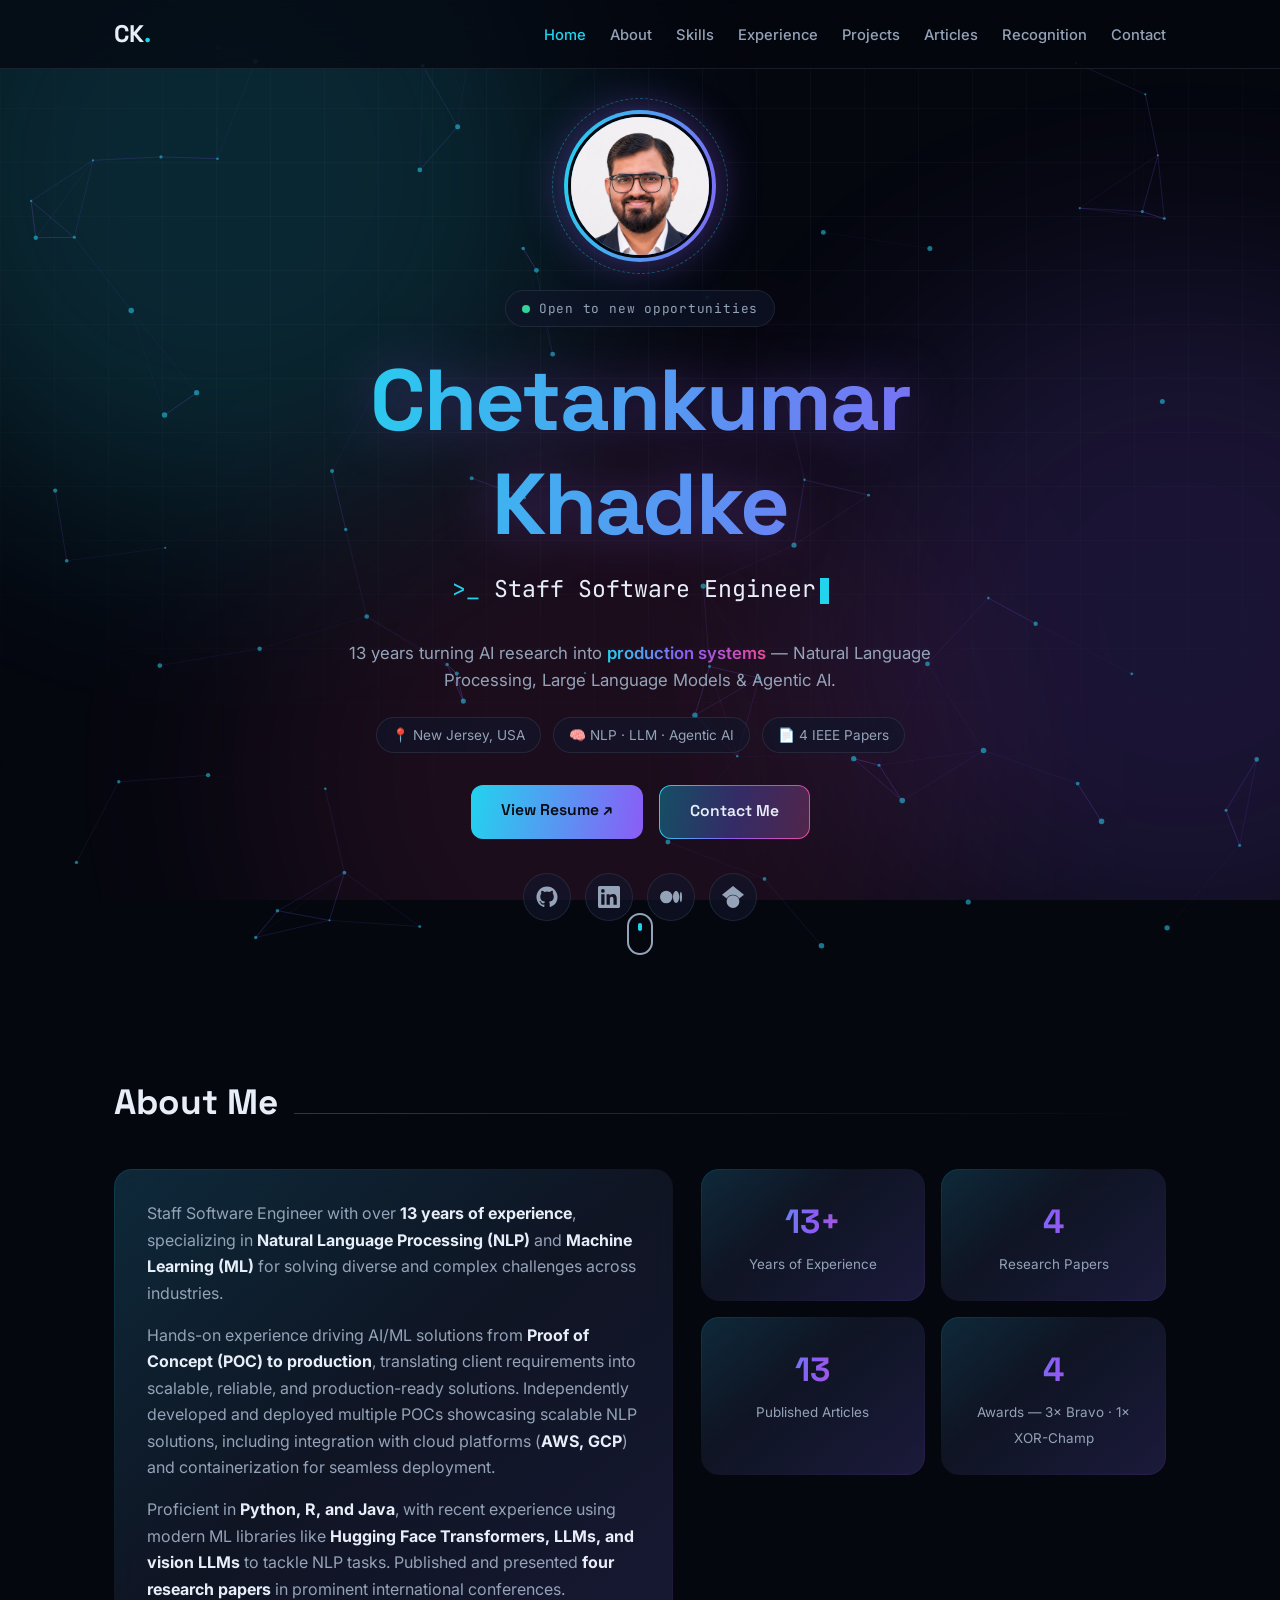
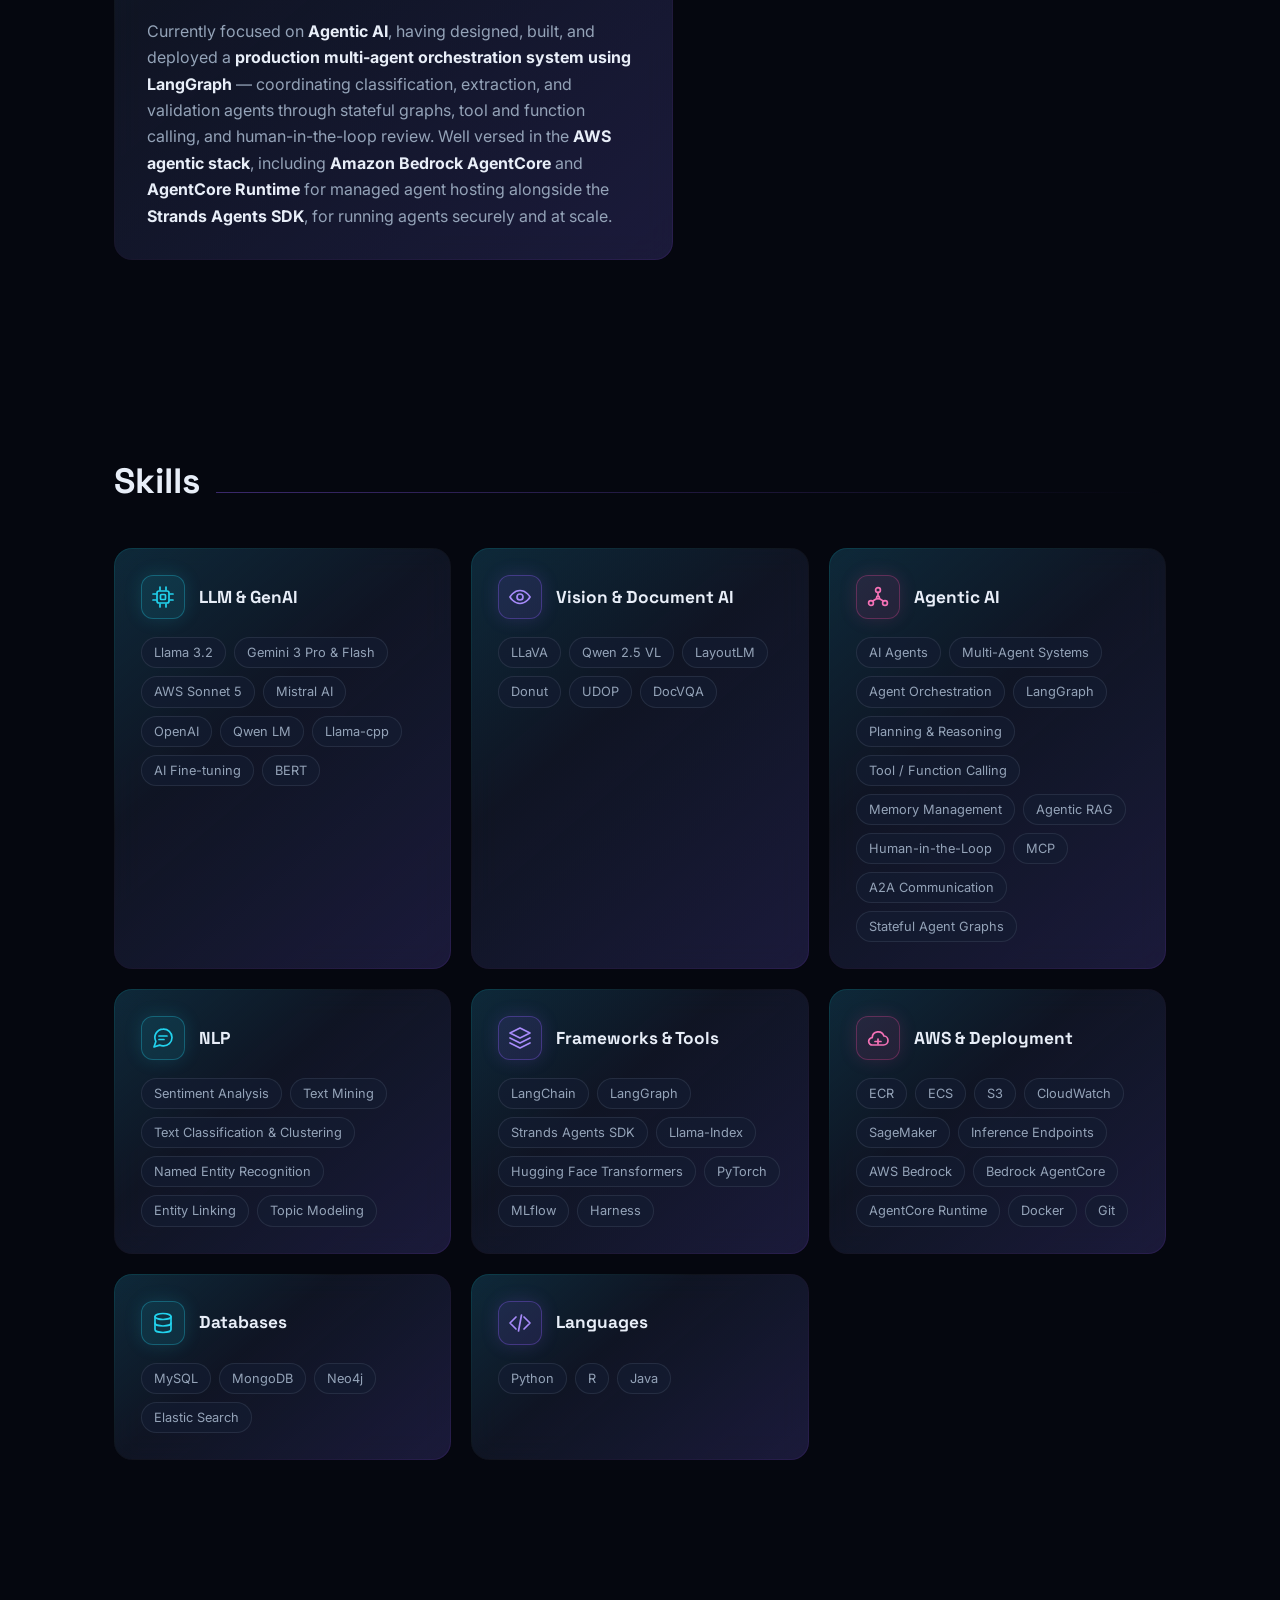
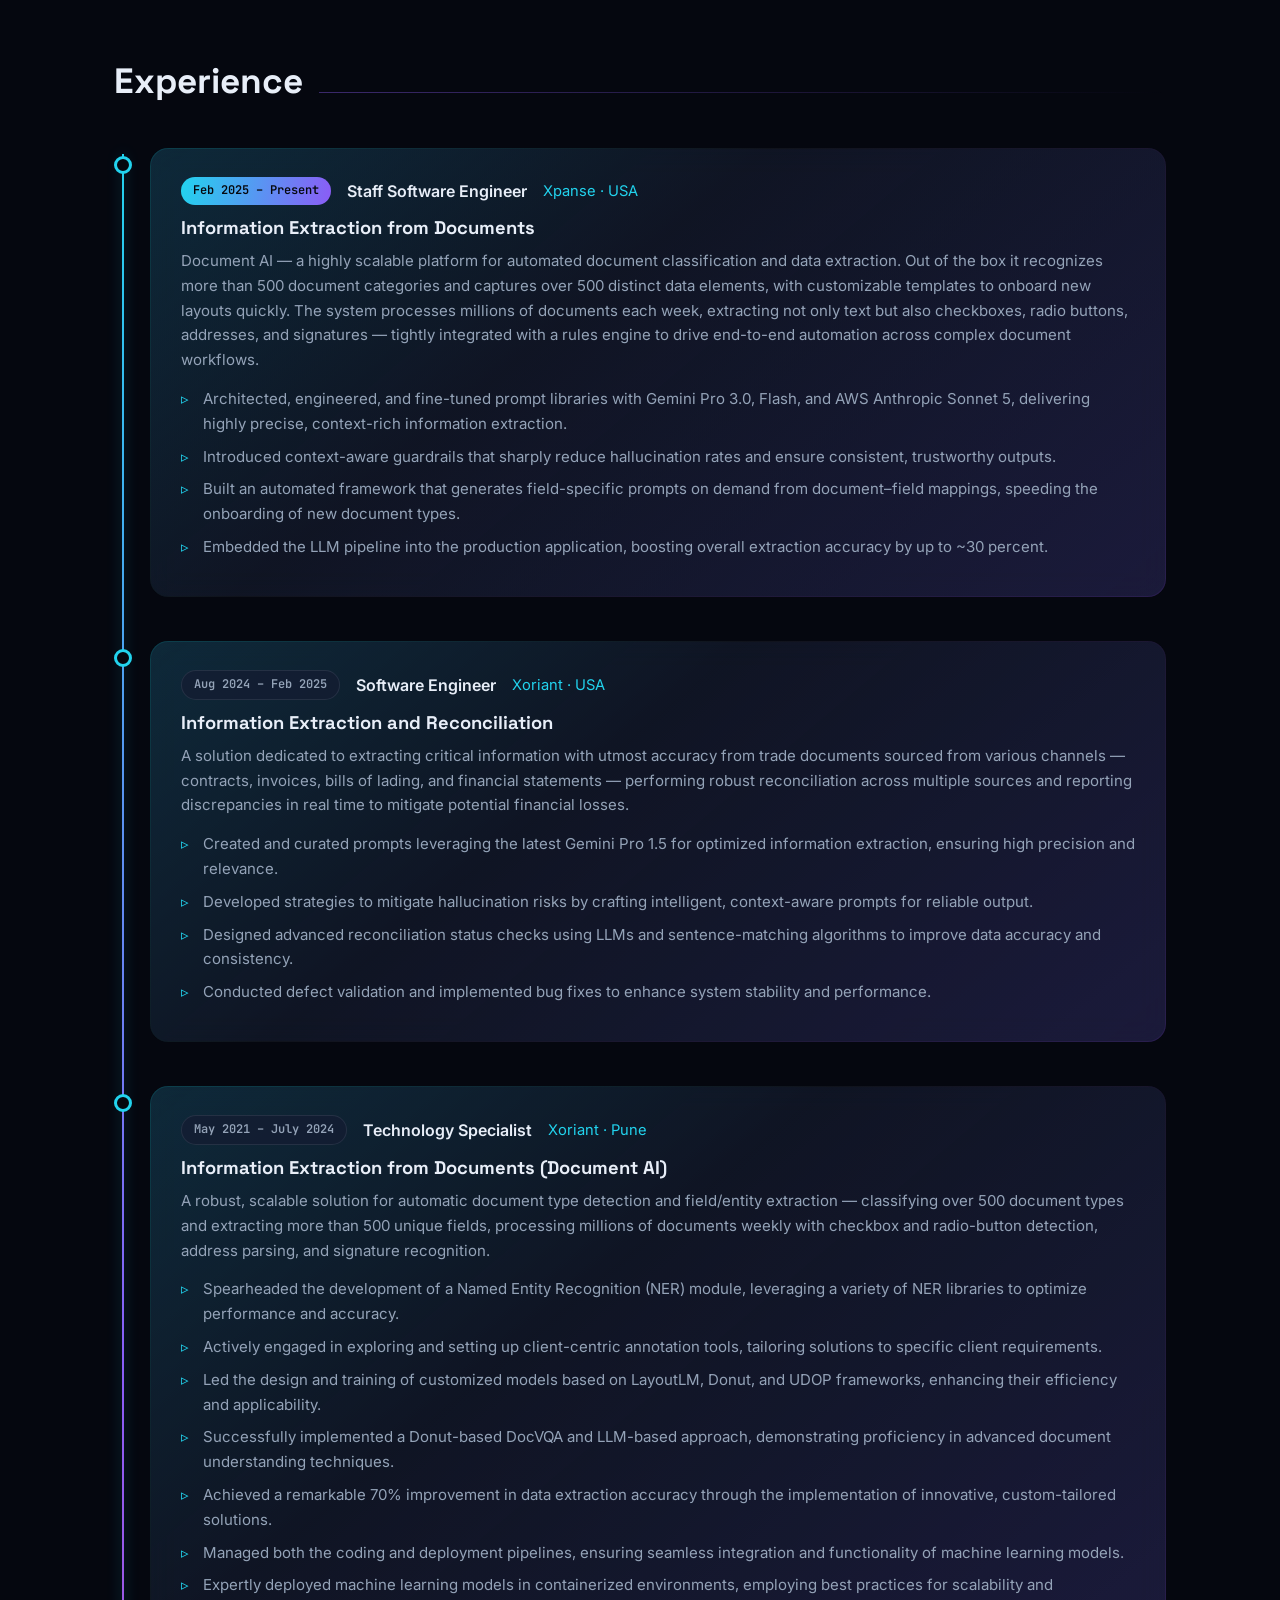
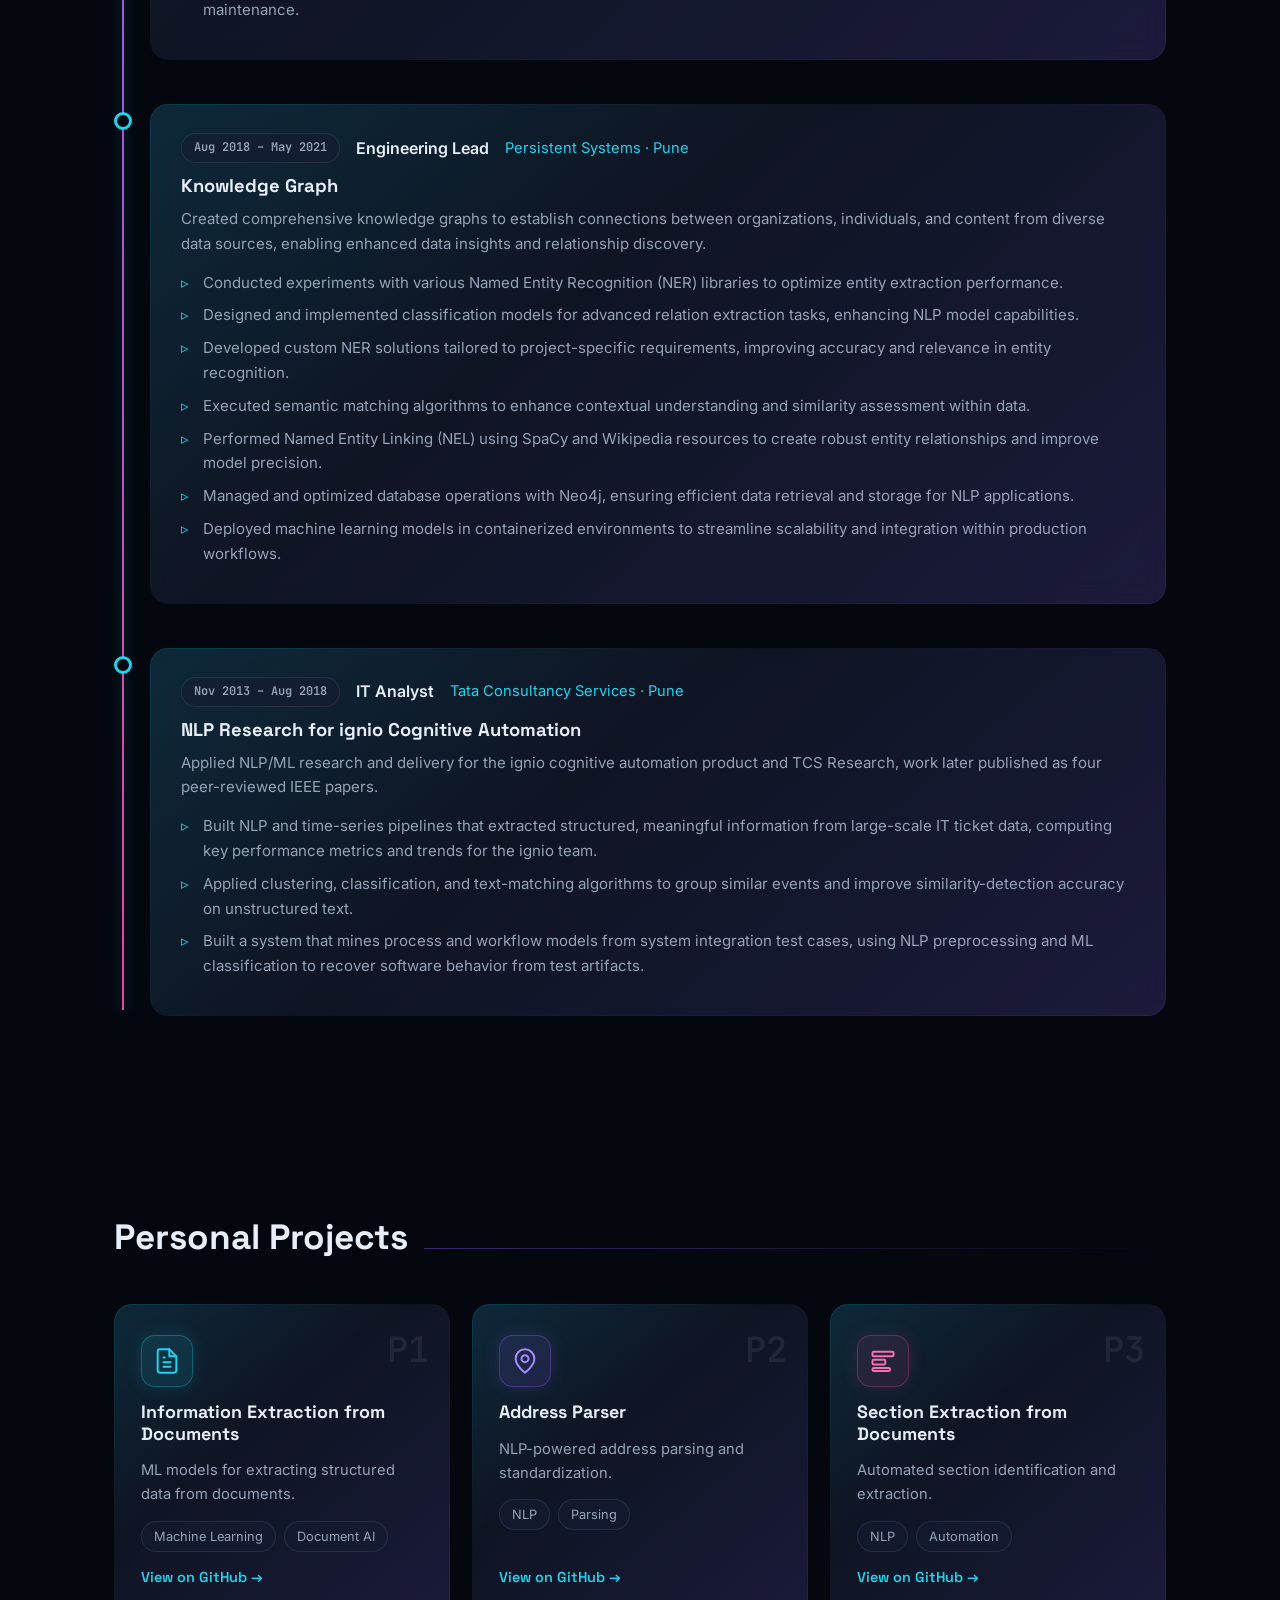
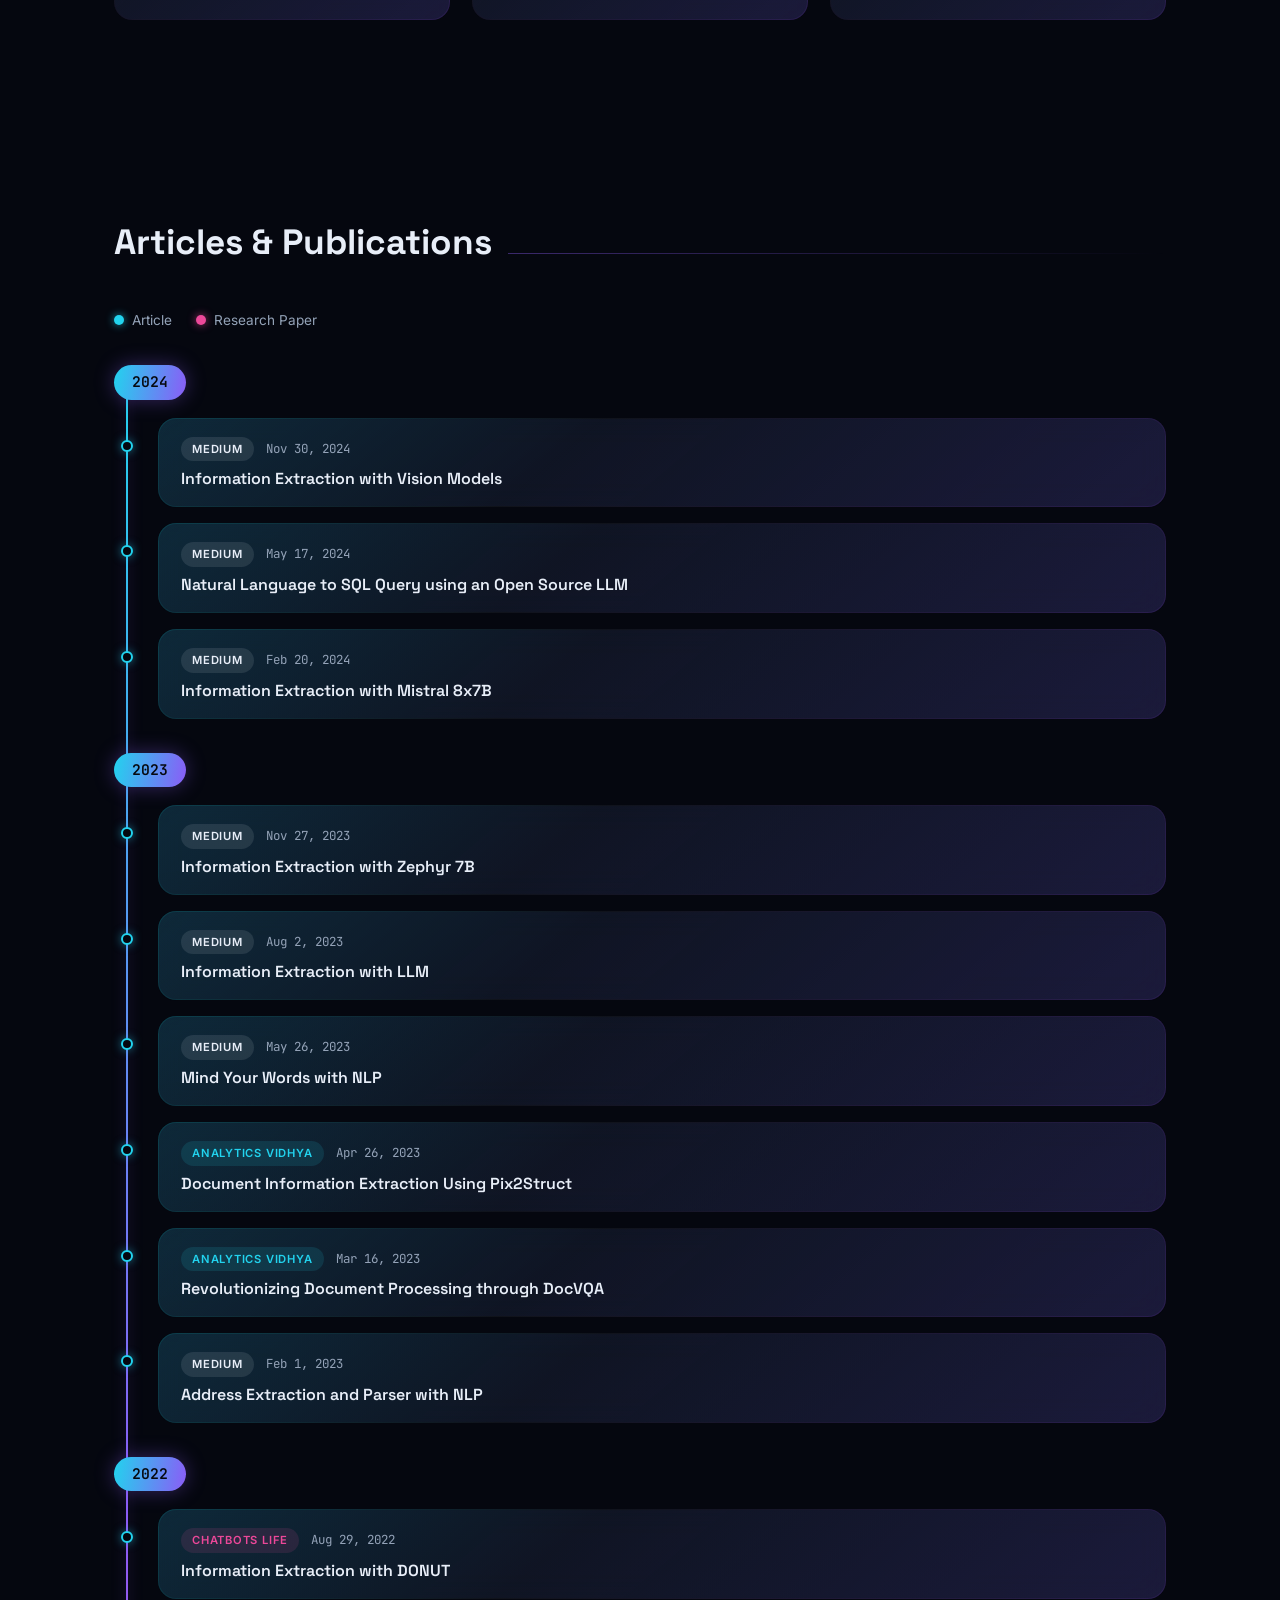
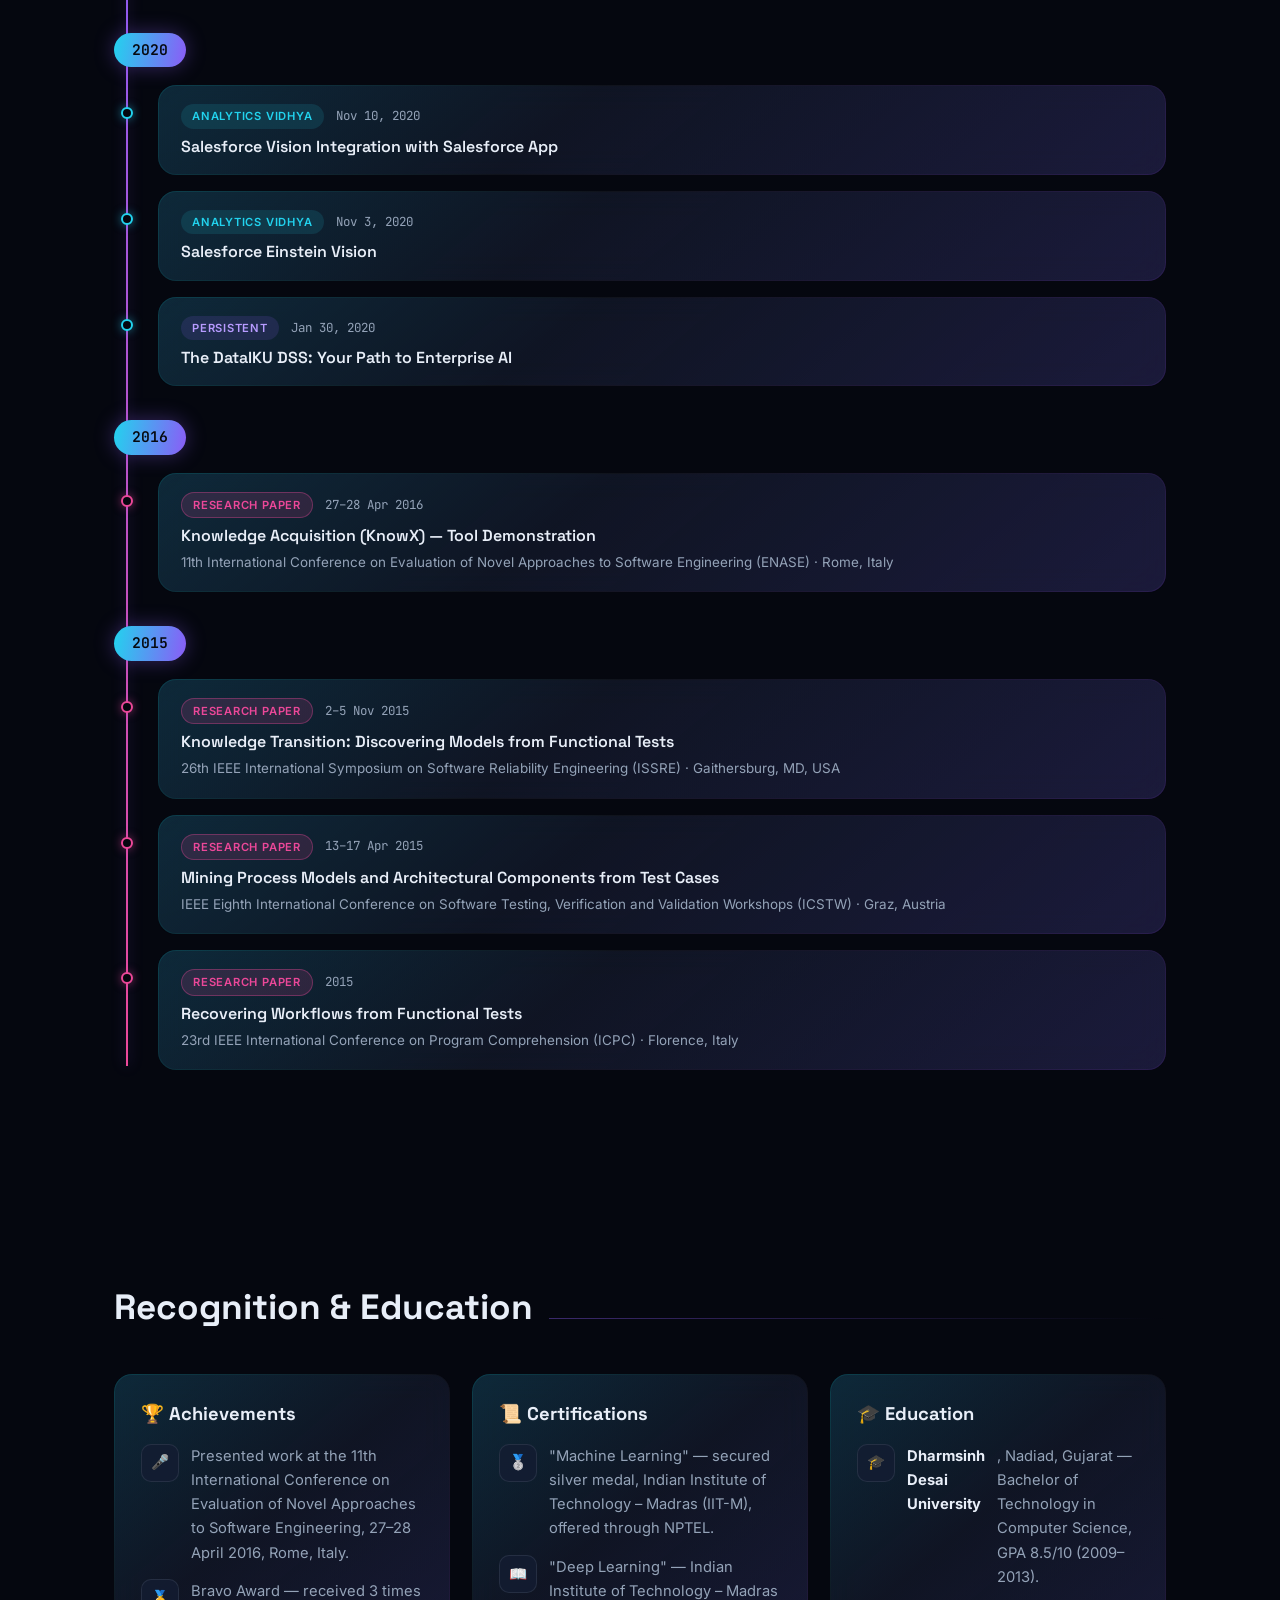
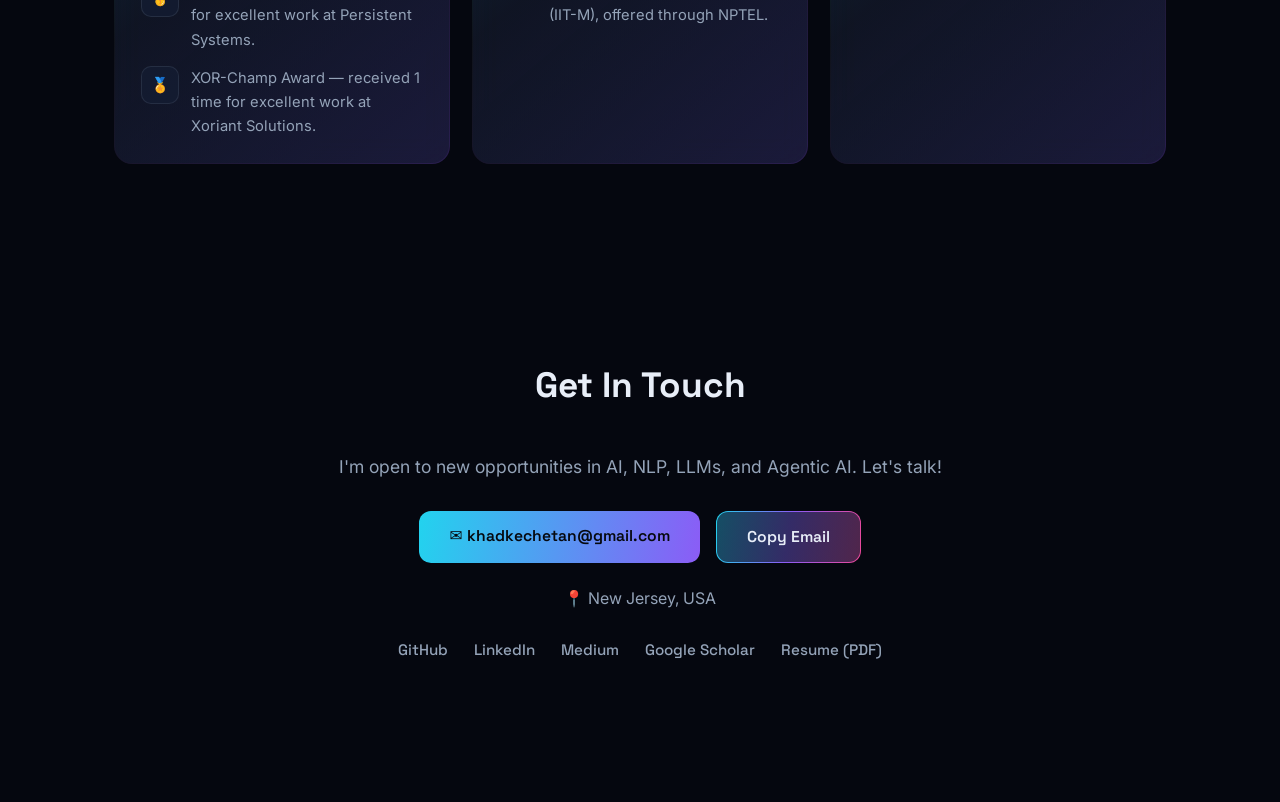
<file: docs/index.html>
<!DOCTYPE html>
<html lang="en">
<head>
  <meta charset="UTF-8" />
  <meta name="viewport" content="width=device-width, initial-scale=1.0" />
  <title>Chetankumar Khadke — Staff Software Engineer | NLP · LLM · Agentic AI</title>
  <meta name="description" content="Chetankumar Khadke — Staff Software Engineer with 13 years of experience in NLP, Large Language Models, Agentic AI and Machine Learning. Based in New Jersey, USA." />
  <meta name="theme-color" content="#05070f" />
  <meta property="og:title" content="Chetankumar Khadke — Staff Software Engineer" />
  <meta property="og:description" content="13 years in NLP, LLMs, Agentic AI and Machine Learning — from POC to production." />
  <meta property="og:type" content="website" />
  <meta property="og:url" content="https://khadkechetan.github.io/khadkechetan/" />
  <link rel="icon" href="assets/favicon.svg" type="image/svg+xml" />
  <link rel="preconnect" href="https://fonts.googleapis.com" />
  <link rel="preconnect" href="https://fonts.gstatic.com" crossorigin />
  <link href="https://fonts.googleapis.com/css2?family=Space+Grotesk:wght@400;500;600;700&family=Inter:wght@400;500;600&family=JetBrains+Mono:wght@400;600&display=swap" rel="stylesheet" />
  <link rel="stylesheet" href="css/style.css" />
</head>
<body>

  <div class="aurora" aria-hidden="true">
    <span class="aurora-blob blob-1"></span>
    <span class="aurora-blob blob-2"></span>
    <span class="aurora-blob blob-3"></span>
  </div>
  <div class="grid-overlay" aria-hidden="true"></div>
  <div class="scroll-progress" id="scrollProgress" aria-hidden="true"></div>

  <nav class="nav" id="nav">
    <div class="nav-inner">
      <a href="#home" class="nav-logo">CK<span class="dot">.</span></a>
      <button class="nav-toggle" id="navToggle" aria-label="Toggle navigation" aria-expanded="false">
        <span></span><span></span><span></span>
      </button>
      <ul class="nav-links" id="navLinks">
        <li><a href="#home" class="active">Home</a></li>
        <li><a href="#about">About</a></li>
        <li><a href="#skills">Skills</a></li>
        <li><a href="#experience">Experience</a></li>
        <li><a href="#projects">Projects</a></li>
        <li><a href="#articles">Articles</a></li>
        <li><a href="#recognition">Recognition</a></li>
        <li><a href="#contact">Contact</a></li>
      </ul>
    </div>
  </nav>

  <!-- ============ HERO ============ -->
  <header class="hero" id="home">
    <canvas id="particleCanvas" aria-hidden="true"></canvas>
    <div class="hero-content">
      <div class="hero-avatar">
        <img src="assets/chetan_khadke.png" alt="Portrait of Chetankumar Khadke" width="480" height="480" />
      </div>
      <p class="hero-badge"><span class="pulse-dot" aria-hidden="true"></span> Open to new opportunities</p>
      <h1 class="hero-name">Chetankumar<br/>Khadke</h1>
      <p class="hero-typing"><span class="typing-prefix" aria-hidden="true">&gt;_</span> <span id="typingText"></span><span class="caret" aria-hidden="true"></span></p>
      <p class="hero-tagline">13 years turning AI research into <span class="accent">production systems</span> — Natural Language Processing, Large Language Models &amp; Agentic AI.</p>
      <div class="hero-meta">
        <span class="meta-chip">📍 New Jersey, USA</span>
        <span class="meta-chip">🧠 NLP · LLM · Agentic AI</span>
        <span class="meta-chip">📄 4 IEEE Papers</span>
      </div>
      <div class="hero-cta">
        <a class="btn btn-primary" href="assets/ChetanKhadke_Resume_2026.pdf" target="_blank" rel="noopener">View Resume <span aria-hidden="true">↗</span></a>
        <a class="btn btn-outline" href="#contact">Contact Me</a>
      </div>
      <div class="hero-social">
        <a href="https://github.com/khadkechetan" target="_blank" rel="noopener" aria-label="GitHub">
          <svg viewBox="0 0 24 24" fill="currentColor"><path d="M12 .5C5.65.5.5 5.65.5 12c0 5.08 3.29 9.39 7.86 10.91.58.11.79-.25.79-.55v-2.15c-3.2.7-3.87-1.37-3.87-1.37-.52-1.33-1.28-1.68-1.28-1.68-1.04-.71.08-.7.08-.7 1.15.08 1.76 1.19 1.76 1.19 1.03 1.76 2.7 1.25 3.36.96.1-.75.4-1.25.72-1.54-2.55-.29-5.23-1.28-5.23-5.68 0-1.26.45-2.28 1.19-3.09-.12-.29-.52-1.46.11-3.05 0 0 .97-.31 3.18 1.18a11.1 11.1 0 0 1 5.78 0c2.21-1.49 3.18-1.18 3.18-1.18.63 1.59.23 2.76.11 3.05.74.81 1.19 1.83 1.19 3.09 0 4.41-2.69 5.38-5.25 5.67.41.35.77 1.05.77 2.12v3.14c0 .3.21.66.8.55A11.51 11.51 0 0 0 23.5 12C23.5 5.65 18.35.5 12 .5z"/></svg>
        </a>
        <a href="https://www.linkedin.com/in/khadke-chetan/" target="_blank" rel="noopener" aria-label="LinkedIn">
          <svg viewBox="0 0 24 24" fill="currentColor"><path d="M20.45 20.45h-3.55v-5.57c0-1.33-.03-3.04-1.85-3.04-1.85 0-2.14 1.45-2.14 2.94v5.67H9.36V9h3.41v1.56h.05c.47-.9 1.63-1.85 3.36-1.85 3.6 0 4.27 2.37 4.27 5.45v6.29zM5.34 7.43a2.06 2.06 0 1 1 0-4.12 2.06 2.06 0 0 1 0 4.12zM7.12 20.45H3.56V9h3.56v11.45zM22.22 0H1.77C.79 0 0 .77 0 1.72v20.55C0 23.23.79 24 1.77 24h20.45c.98 0 1.78-.77 1.78-1.73V1.72C24 .77 23.2 0 22.22 0z"/></svg>
        </a>
        <a href="https://medium.com/@khadkechetan" target="_blank" rel="noopener" aria-label="Medium">
          <svg viewBox="0 0 24 24" fill="currentColor"><path d="M13.54 12a6.8 6.8 0 0 1-6.77 6.82A6.8 6.8 0 0 1 0 12a6.8 6.8 0 0 1 6.77-6.82A6.8 6.8 0 0 1 13.54 12zm7.42 0c0 3.54-1.51 6.42-3.38 6.42-1.87 0-3.39-2.88-3.39-6.42s1.52-6.42 3.39-6.42 3.38 2.88 3.38 6.42M24 12c0 3.17-.53 5.75-1.19 5.75-.66 0-1.19-2.58-1.19-5.75s.53-5.75 1.19-5.75C23.47 6.25 24 8.83 24 12z"/></svg>
        </a>
        <a href="https://scholar.google.com/citations?hl=en&amp;user=2dFX46AAAAAJ" target="_blank" rel="noopener" aria-label="Google Scholar">
          <svg viewBox="0 0 24 24" fill="currentColor"><path d="M5.242 13.769 0 9.5 12 0l12 9.5-5.242 4.269C17.548 11.249 14.978 9.5 12 9.5c-2.977 0-5.548 1.748-6.758 4.269zM12 10a7 7 0 1 0 0 14 7 7 0 0 0 0-14z"/></svg>
        </a>
      </div>
    </div>
    <a class="scroll-hint" href="#about" aria-label="Scroll to about section"><span></span></a>
  </header>

  <main>
    <!-- ============ ABOUT ============ -->
    <section class="section" id="about">
      <div class="container">
        <h2 class="section-title" data-reveal>About Me</h2>
        <div class="about-grid">
          <div class="about-text glass-card" data-reveal>
            <p>Staff Software Engineer with over <strong>13 years of experience</strong>, specializing in <strong>Natural Language Processing (NLP)</strong> and <strong>Machine Learning (ML)</strong> for solving diverse and complex challenges across industries.</p>
            <p>Hands-on experience driving AI/ML solutions from <strong>Proof of Concept (POC) to production</strong>, translating client requirements into scalable, reliable, and production-ready solutions. Independently developed and deployed multiple POCs showcasing scalable NLP solutions, including integration with cloud platforms (<strong>AWS, GCP</strong>) and containerization for seamless deployment.</p>
            <p>Proficient in <strong>Python, R, and Java</strong>, with recent experience using modern ML libraries like <strong>Hugging Face Transformers, LLMs, and vision LLMs</strong> to tackle NLP tasks. Published and presented <strong>four research papers</strong> in prominent international conferences.</p>
            <p>Currently focused on <strong>Agentic AI</strong>, having designed, built, and deployed a <strong>production multi-agent orchestration system using LangGraph</strong> — coordinating classification, extraction, and validation agents through stateful graphs, tool and function calling, and human-in-the-loop review. Well versed in the <strong>AWS agentic stack</strong>, including <strong>Amazon Bedrock AgentCore</strong> and <strong>AgentCore Runtime</strong> for managed agent hosting alongside the <strong>Strands Agents SDK</strong>, for running agents securely and at scale.</p>
          </div>
          <div class="stats-grid">
            <div class="stat-card glass-card" data-reveal style="--delay:0ms">
              <span class="stat-value"><span class="counter" data-target="13">0</span>+</span>
              <span class="stat-label">Years of Experience</span>
            </div>
            <div class="stat-card glass-card" data-reveal style="--delay:100ms">
              <span class="stat-value"><span class="counter" data-target="4">0</span></span>
              <span class="stat-label">Research Papers</span>
            </div>
            <div class="stat-card glass-card" data-reveal style="--delay:200ms">
              <span class="stat-value"><span class="counter" data-target="13">0</span></span>
              <span class="stat-label">Published Articles</span>
            </div>
            <div class="stat-card glass-card" data-reveal style="--delay:300ms">
              <span class="stat-value"><span class="counter" data-target="4">0</span></span>
              <span class="stat-label">Awards — 3× Bravo · 1× XOR-Champ</span>
            </div>
          </div>
        </div>
      </div>
    </section>

    <!-- ============ SKILLS ============ -->
    <section class="section" id="skills">
      <div class="container">
        <h2 class="section-title" data-reveal>Skills</h2>
        <div class="skills-grid">
          <div class="skill-card glass-card" data-reveal style="--delay:0ms">
            <div class="skill-head">
              <span class="icon-tile tile-cyan" aria-hidden="true">
                <svg viewBox="0 0 24 24" fill="none" stroke="currentColor" stroke-width="1.7" stroke-linecap="round"><rect x="6" y="6" width="12" height="12" rx="2"/><rect x="9.5" y="9.5" width="5" height="5" rx="1"/><path d="M9 2v3M15 2v3M9 19v3M15 19v3M2 9h3M2 15h3M19 9h3M19 15h3"/></svg>
              </span>
              <h3>LLM &amp; GenAI</h3>
            </div>
            <div class="chips">
              <span>Llama 3.2</span><span>Gemini 3 Pro &amp; Flash</span><span>AWS Sonnet 5</span><span>Mistral AI</span><span>OpenAI</span><span>Qwen LM</span><span>Llama-cpp</span><span>AI Fine-tuning</span><span>BERT</span>
            </div>
          </div>
          <div class="skill-card glass-card" data-reveal style="--delay:80ms">
            <div class="skill-head">
              <span class="icon-tile tile-violet" aria-hidden="true">
                <svg viewBox="0 0 24 24" fill="none" stroke="currentColor" stroke-width="1.7" stroke-linecap="round"><path d="M2 12s3.5-6.5 10-6.5S22 12 22 12s-3.5 6.5-10 6.5S2 12 2 12z"/><circle cx="12" cy="12" r="3"/></svg>
              </span>
              <h3>Vision &amp; Document AI</h3>
            </div>
            <div class="chips">
              <span>LLaVA</span><span>Qwen 2.5 VL</span><span>LayoutLM</span><span>Donut</span><span>UDOP</span><span>DocVQA</span>
            </div>
          </div>
          <div class="skill-card glass-card" data-reveal style="--delay:160ms">
            <div class="skill-head">
              <span class="icon-tile tile-pink" aria-hidden="true">
                <svg viewBox="0 0 24 24" fill="none" stroke="currentColor" stroke-width="1.7" stroke-linecap="round"><circle cx="12" cy="5" r="2.4"/><circle cx="5" cy="18" r="2.4"/><circle cx="19" cy="18" r="2.4"/><path d="M12 7.4v4.1M10.8 13.6 6.4 16.2M13.2 13.6l4.4 2.6"/><circle cx="12" cy="12.6" r="1.4"/></svg>
              </span>
              <h3>Agentic AI</h3>
            </div>
            <div class="chips">
              <span>AI Agents</span><span>Multi-Agent Systems</span><span>Agent Orchestration</span><span>LangGraph</span><span>Planning &amp; Reasoning</span><span>Tool / Function Calling</span><span>Memory Management</span><span>Agentic RAG</span><span>Human-in-the-Loop</span><span>MCP</span><span>A2A Communication</span><span>Stateful Agent Graphs</span>
            </div>
          </div>
          <div class="skill-card glass-card" data-reveal style="--delay:240ms">
            <div class="skill-head">
              <span class="icon-tile tile-cyan" aria-hidden="true">
                <svg viewBox="0 0 24 24" fill="none" stroke="currentColor" stroke-width="1.7" stroke-linecap="round" stroke-linejoin="round"><path d="M21 11.5a8.38 8.38 0 0 1-9 8.35 8.5 8.5 0 0 1-3.4-.7L3 21l1.85-5.6A8.38 8.38 0 0 1 12 3.15 8.38 8.38 0 0 1 21 11.5z"/><path d="M8 10h8M8 13.5h5"/></svg>
              </span>
              <h3>NLP</h3>
            </div>
            <div class="chips">
              <span>Sentiment Analysis</span><span>Text Mining</span><span>Text Classification &amp; Clustering</span><span>Named Entity Recognition</span><span>Entity Linking</span><span>Topic Modeling</span>
            </div>
          </div>
          <div class="skill-card glass-card" data-reveal style="--delay:320ms">
            <div class="skill-head">
              <span class="icon-tile tile-violet" aria-hidden="true">
                <svg viewBox="0 0 24 24" fill="none" stroke="currentColor" stroke-width="1.7" stroke-linecap="round" stroke-linejoin="round"><path d="M12 2 2 7l10 5 10-5-10-5z"/><path d="M2 12l10 5 10-5"/><path d="M2 17l10 5 10-5"/></svg>
              </span>
              <h3>Frameworks &amp; Tools</h3>
            </div>
            <div class="chips">
              <span>LangChain</span><span>LangGraph</span><span>Strands Agents SDK</span><span>Llama-Index</span><span>Hugging Face Transformers</span><span>PyTorch</span><span>MLflow</span><span>Harness</span>
            </div>
          </div>
          <div class="skill-card glass-card" data-reveal style="--delay:400ms">
            <div class="skill-head">
              <span class="icon-tile tile-pink" aria-hidden="true">
                <svg viewBox="0 0 24 24" fill="none" stroke="currentColor" stroke-width="1.7" stroke-linecap="round" stroke-linejoin="round"><path d="M17.5 19a4.5 4.5 0 0 0 .42-8.98 6 6 0 0 0-11.7 1.62A3.5 3.5 0 0 0 6.5 19h11z"/><path d="M9 15.5h6M12 13v5"/></svg>
              </span>
              <h3>AWS &amp; Deployment</h3>
            </div>
            <div class="chips">
              <span>ECR</span><span>ECS</span><span>S3</span><span>CloudWatch</span><span>SageMaker</span><span>Inference Endpoints</span><span>AWS Bedrock</span><span>Bedrock AgentCore</span><span>AgentCore Runtime</span><span>Docker</span><span>Git</span>
            </div>
          </div>
          <div class="skill-card glass-card" data-reveal style="--delay:480ms">
            <div class="skill-head">
              <span class="icon-tile tile-cyan" aria-hidden="true">
                <svg viewBox="0 0 24 24" fill="none" stroke="currentColor" stroke-width="1.7" stroke-linecap="round"><ellipse cx="12" cy="5.5" rx="8" ry="3"/><path d="M4 5.5V12c0 1.66 3.58 3 8 3s8-1.34 8-3V5.5"/><path d="M4 12v6.5c0 1.66 3.58 3 8 3s8-1.34 8-3V12"/></svg>
              </span>
              <h3>Databases</h3>
            </div>
            <div class="chips">
              <span>MySQL</span><span>MongoDB</span><span>Neo4j</span><span>Elastic Search</span>
            </div>
          </div>
          <div class="skill-card glass-card" data-reveal style="--delay:560ms">
            <div class="skill-head">
              <span class="icon-tile tile-violet" aria-hidden="true">
                <svg viewBox="0 0 24 24" fill="none" stroke="currentColor" stroke-width="1.7" stroke-linecap="round" stroke-linejoin="round"><path d="m8 6-6 6 6 6M16 6l6 6-6 6M13.5 4l-3 16"/></svg>
              </span>
              <h3>Languages</h3>
            </div>
            <div class="chips">
              <span>Python</span><span>R</span><span>Java</span>
            </div>
          </div>
        </div>
      </div>
    </section>

    <!-- ============ EXPERIENCE ============ -->
    <section class="section" id="experience">
      <div class="container">
        <h2 class="section-title" data-reveal>Experience</h2>
        <div class="timeline">
          <div class="timeline-item" data-reveal>
            <div class="timeline-dot" aria-hidden="true"></div>
            <div class="timeline-card glass-card">
              <div class="timeline-meta">
                <span class="badge badge-present">Feb 2025 – Present</span>
                <span class="timeline-role">Staff Software Engineer</span>
                <span class="timeline-company">Xpanse · USA</span>
              </div>
              <h3>Information Extraction from Documents</h3>
              <p>Document AI — a highly scalable platform for automated document classification and data extraction. Out of the box it recognizes more than 500 document categories and captures over 500 distinct data elements, with customizable templates to onboard new layouts quickly. The system processes millions of documents each week, extracting not only text but also checkboxes, radio buttons, addresses, and signatures — tightly integrated with a rules engine to drive end-to-end automation across complex document workflows.</p>
              <ul>
                <li>Architected, engineered, and fine-tuned prompt libraries with Gemini Pro 3.0, Flash, and AWS Anthropic Sonnet 5, delivering highly precise, context-rich information extraction.</li>
                <li>Introduced context-aware guardrails that sharply reduce hallucination rates and ensure consistent, trustworthy outputs.</li>
                <li>Built an automated framework that generates field-specific prompts on demand from document–field mappings, speeding the onboarding of new document types.</li>
                <li>Embedded the LLM pipeline into the production application, boosting overall extraction accuracy by up to ~30 percent.</li>
              </ul>
            </div>
          </div>

          <div class="timeline-item" data-reveal>
            <div class="timeline-dot" aria-hidden="true"></div>
            <div class="timeline-card glass-card">
              <div class="timeline-meta">
                <span class="badge">Aug 2024 – Feb 2025</span>
                <span class="timeline-role">Software Engineer</span>
                <span class="timeline-company">Xoriant · USA</span>
              </div>
              <h3>Information Extraction and Reconciliation</h3>
              <p>A solution dedicated to extracting critical information with utmost accuracy from trade documents sourced from various channels — contracts, invoices, bills of lading, and financial statements — performing robust reconciliation across multiple sources and reporting discrepancies in real time to mitigate potential financial losses.</p>
              <ul>
                <li>Created and curated prompts leveraging the latest Gemini Pro 1.5 for optimized information extraction, ensuring high precision and relevance.</li>
                <li>Developed strategies to mitigate hallucination risks by crafting intelligent, context-aware prompts for reliable output.</li>
                <li>Designed advanced reconciliation status checks using LLMs and sentence-matching algorithms to improve data accuracy and consistency.</li>
                <li>Conducted defect validation and implemented bug fixes to enhance system stability and performance.</li>
              </ul>
            </div>
          </div>

          <div class="timeline-item" data-reveal>
            <div class="timeline-dot" aria-hidden="true"></div>
            <div class="timeline-card glass-card">
              <div class="timeline-meta">
                <span class="badge">May 2021 – July 2024</span>
                <span class="timeline-role">Technology Specialist</span>
                <span class="timeline-company">Xoriant · Pune</span>
              </div>
              <h3>Information Extraction from Documents (Document AI)</h3>
              <p>A robust, scalable solution for automatic document type detection and field/entity extraction — classifying over 500 document types and extracting more than 500 unique fields, processing millions of documents weekly with checkbox and radio-button detection, address parsing, and signature recognition.</p>
              <ul>
                <li>Spearheaded the development of a Named Entity Recognition (NER) module, leveraging a variety of NER libraries to optimize performance and accuracy.</li>
                <li>Actively engaged in exploring and setting up client-centric annotation tools, tailoring solutions to specific client requirements.</li>
                <li>Led the design and training of customized models based on LayoutLM, Donut, and UDOP frameworks, enhancing their efficiency and applicability.</li>
                <li>Successfully implemented a Donut-based DocVQA and LLM-based approach, demonstrating proficiency in advanced document understanding techniques.</li>
                <li>Achieved a remarkable 70% improvement in data extraction accuracy through the implementation of innovative, custom-tailored solutions.</li>
                <li>Managed both the coding and deployment pipelines, ensuring seamless integration and functionality of machine learning models.</li>
                <li>Expertly deployed machine learning models in containerized environments, employing best practices for scalability and maintenance.</li>
              </ul>
            </div>
          </div>

          <div class="timeline-item" data-reveal>
            <div class="timeline-dot" aria-hidden="true"></div>
            <div class="timeline-card glass-card">
              <div class="timeline-meta">
                <span class="badge">Aug 2018 – May 2021</span>
                <span class="timeline-role">Engineering Lead</span>
                <span class="timeline-company">Persistent Systems · Pune</span>
              </div>
              <h3>Knowledge Graph</h3>
              <p>Created comprehensive knowledge graphs to establish connections between organizations, individuals, and content from diverse data sources, enabling enhanced data insights and relationship discovery.</p>
              <ul>
                <li>Conducted experiments with various Named Entity Recognition (NER) libraries to optimize entity extraction performance.</li>
                <li>Designed and implemented classification models for advanced relation extraction tasks, enhancing NLP model capabilities.</li>
                <li>Developed custom NER solutions tailored to project-specific requirements, improving accuracy and relevance in entity recognition.</li>
                <li>Executed semantic matching algorithms to enhance contextual understanding and similarity assessment within data.</li>
                <li>Performed Named Entity Linking (NEL) using SpaCy and Wikipedia resources to create robust entity relationships and improve model precision.</li>
                <li>Managed and optimized database operations with Neo4j, ensuring efficient data retrieval and storage for NLP applications.</li>
                <li>Deployed machine learning models in containerized environments to streamline scalability and integration within production workflows.</li>
              </ul>
            </div>
          </div>

          <div class="timeline-item" data-reveal>
            <div class="timeline-dot" aria-hidden="true"></div>
            <div class="timeline-card glass-card">
              <div class="timeline-meta">
                <span class="badge">Nov 2013 – Aug 2018</span>
                <span class="timeline-role">IT Analyst</span>
                <span class="timeline-company">Tata Consultancy Services · Pune</span>
              </div>
              <h3>NLP Research for ignio Cognitive Automation</h3>
              <p>Applied NLP/ML research and delivery for the ignio cognitive automation product and TCS Research, work later published as four peer-reviewed IEEE papers.</p>
              <ul>
                <li>Built NLP and time-series pipelines that extracted structured, meaningful information from large-scale IT ticket data, computing key performance metrics and trends for the ignio team.</li>
                <li>Applied clustering, classification, and text-matching algorithms to group similar events and improve similarity-detection accuracy on unstructured text.</li>
                <li>Built a system that mines process and workflow models from system integration test cases, using NLP preprocessing and ML classification to recover software behavior from test artifacts.</li>
              </ul>
            </div>
          </div>
        </div>
      </div>
    </section>

    <!-- ============ PERSONAL PROJECTS ============ -->
    <section class="section" id="projects">
      <div class="container">
        <h2 class="section-title" data-reveal>Personal Projects</h2>
        <div class="projects-grid">
          <a class="project-card glass-card" data-reveal data-tilt style="--delay:0ms" href="https://github.com/khadkechetan/information_extraction" target="_blank" rel="noopener">
            <span class="project-num" aria-hidden="true">P1</span>
            <span class="icon-tile tile-cyan project-tile" aria-hidden="true">
              <svg viewBox="0 0 24 24" fill="none" stroke="currentColor" stroke-width="1.7" stroke-linecap="round" stroke-linejoin="round"><path d="M14 2H6a2 2 0 0 0-2 2v16a2 2 0 0 0 2 2h12a2 2 0 0 0 2-2V8l-6-6z"/><path d="M14 2v6h6M9 13h6M9 17h6M9 9h1"/></svg>
            </span>
            <h3>Information Extraction from Documents</h3>
            <p>ML models for extracting structured data from documents.</p>
            <div class="chips">
              <span>Machine Learning</span><span>Document AI</span>
            </div>
            <span class="project-link">View on GitHub <span aria-hidden="true">→</span></span>
          </a>
          <a class="project-card glass-card" data-reveal data-tilt style="--delay:120ms" href="https://github.com/khadkechetan/address_parser" target="_blank" rel="noopener">
            <span class="project-num" aria-hidden="true">P2</span>
            <span class="icon-tile tile-violet project-tile" aria-hidden="true">
              <svg viewBox="0 0 24 24" fill="none" stroke="currentColor" stroke-width="1.7" stroke-linecap="round" stroke-linejoin="round"><path d="M20 10c0 6-8 12-8 12S4 16 4 10a8 8 0 0 1 16 0z"/><circle cx="12" cy="10" r="3"/></svg>
            </span>
            <h3>Address Parser</h3>
            <p>NLP-powered address parsing and standardization.</p>
            <div class="chips">
              <span>NLP</span><span>Parsing</span>
            </div>
            <span class="project-link">View on GitHub <span aria-hidden="true">→</span></span>
          </a>
          <a class="project-card glass-card" data-reveal data-tilt style="--delay:240ms" href="https://github.com/khadkechetan/section_extraction" target="_blank" rel="noopener">
            <span class="project-num" aria-hidden="true">P3</span>
            <span class="icon-tile tile-pink project-tile" aria-hidden="true">
              <svg viewBox="0 0 24 24" fill="none" stroke="currentColor" stroke-width="1.7" stroke-linecap="round" stroke-linejoin="round"><rect x="3" y="4" width="18" height="4" rx="1"/><rect x="3" y="11" width="11" height="4" rx="1"/><rect x="3" y="18" width="15" height="2.5" rx="1"/></svg>
            </span>
            <h3>Section Extraction from Documents</h3>
            <p>Automated section identification and extraction.</p>
            <div class="chips">
              <span>NLP</span><span>Automation</span>
            </div>
            <span class="project-link">View on GitHub <span aria-hidden="true">→</span></span>
          </a>
        </div>
      </div>
    </section>

    <!-- ============ ARTICLES & PUBLICATIONS ============ -->
    <section class="section" id="articles">
      <div class="container">
        <h2 class="section-title" data-reveal>Articles &amp; Publications</h2>
        <div class="pub-legend" data-reveal>
          <span class="legend-item"><span class="legend-dot dot-article" aria-hidden="true"></span> Article</span>
          <span class="legend-item"><span class="legend-dot dot-paper" aria-hidden="true"></span> Research Paper</span>
        </div>
        <div class="pub-timeline">

          <div class="pub-year" data-reveal><span>2024</span></div>
          <div class="pub-row" data-reveal>
            <div class="pub-node node-article" aria-hidden="true"></div>
            <a class="pub-card glass-card" href="https://khadkechetan.medium.com/information-extraction-with-vision-models-238b347ae8e6" target="_blank" rel="noopener">
              <div class="pub-tags"><span class="pub-badge platform-medium">Medium</span><span class="pub-date">Nov 30, 2024</span></div>
              <h3>Information Extraction with Vision Models</h3>
            </a>
          </div>
          <div class="pub-row" data-reveal>
            <div class="pub-node node-article" aria-hidden="true"></div>
            <a class="pub-card glass-card" href="https://khadkechetan.medium.com/natural-language-to-sql-query-using-an-open-source-llm-6b4b91a5519a?source=friends_link&amp;sk=696521bd71a4ff394f3abdf3cf3414f2" target="_blank" rel="noopener">
              <div class="pub-tags"><span class="pub-badge platform-medium">Medium</span><span class="pub-date">May 17, 2024</span></div>
              <h3>Natural Language to SQL Query using an Open Source LLM</h3>
            </a>
          </div>
          <div class="pub-row" data-reveal>
            <div class="pub-node node-article" aria-hidden="true"></div>
            <a class="pub-card glass-card" href="https://medium.com/p/47111b8bd035" target="_blank" rel="noopener">
              <div class="pub-tags"><span class="pub-badge platform-medium">Medium</span><span class="pub-date">Feb 20, 2024</span></div>
              <h3>Information Extraction with Mistral 8x7B</h3>
            </a>
          </div>

          <div class="pub-year" data-reveal><span>2023</span></div>
          <div class="pub-row" data-reveal>
            <div class="pub-node node-article" aria-hidden="true"></div>
            <a class="pub-card glass-card" href="https://khadkechetan.medium.com/information-extraction-with-zephyr-7b-774e773c9cb2?source=friends_link&amp;sk=471090a057daff6f5385900bfa16a324" target="_blank" rel="noopener">
              <div class="pub-tags"><span class="pub-badge platform-medium">Medium</span><span class="pub-date">Nov 27, 2023</span></div>
              <h3>Information Extraction with Zephyr 7B</h3>
            </a>
          </div>
          <div class="pub-row" data-reveal>
            <div class="pub-node node-article" aria-hidden="true"></div>
            <a class="pub-card glass-card" href="https://khadkechetan.medium.com/information-extraction-with-llm-chetan-kkhadke-cc41674b380?source=friends_link&amp;sk=91a34c8579be7c1a656bf882633dac52" target="_blank" rel="noopener">
              <div class="pub-tags"><span class="pub-badge platform-medium">Medium</span><span class="pub-date">Aug 2, 2023</span></div>
              <h3>Information Extraction with LLM</h3>
            </a>
          </div>
          <div class="pub-row" data-reveal>
            <div class="pub-node node-article" aria-hidden="true"></div>
            <a class="pub-card glass-card" href="https://khadkechetan.medium.com/mind-your-words-with-nlp-f352670af765" target="_blank" rel="noopener">
              <div class="pub-tags"><span class="pub-badge platform-medium">Medium</span><span class="pub-date">May 26, 2023</span></div>
              <h3>Mind Your Words with NLP</h3>
            </a>
          </div>
          <div class="pub-row" data-reveal>
            <div class="pub-node node-article" aria-hidden="true"></div>
            <a class="pub-card glass-card" href="https://www.analyticsvidhya.com/blog/2023/04/document-information-extraction-using-pix2struct/" target="_blank" rel="noopener">
              <div class="pub-tags"><span class="pub-badge platform-av">Analytics Vidhya</span><span class="pub-date">Apr 26, 2023</span></div>
              <h3>Document Information Extraction Using Pix2Struct</h3>
            </a>
          </div>
          <div class="pub-row" data-reveal>
            <div class="pub-node node-article" aria-hidden="true"></div>
            <a class="pub-card glass-card" href="https://www.analyticsvidhya.com/blog/2023/03/revolutionizing-document-processing-through-docvqa/" target="_blank" rel="noopener">
              <div class="pub-tags"><span class="pub-badge platform-av">Analytics Vidhya</span><span class="pub-date">Mar 16, 2023</span></div>
              <h3>Revolutionizing Document Processing through DocVQA</h3>
            </a>
          </div>
          <div class="pub-row" data-reveal>
            <div class="pub-node node-article" aria-hidden="true"></div>
            <a class="pub-card glass-card" href="https://khadkechetan.medium.com/address-extraction-and-parser-with-nlp-4d3db7b9535d" target="_blank" rel="noopener">
              <div class="pub-tags"><span class="pub-badge platform-medium">Medium</span><span class="pub-date">Feb 1, 2023</span></div>
              <h3>Address Extraction and Parser with NLP</h3>
            </a>
          </div>

          <div class="pub-year" data-reveal><span>2022</span></div>
          <div class="pub-row" data-reveal>
            <div class="pub-node node-article" aria-hidden="true"></div>
            <a class="pub-card glass-card" href="https://chatbotslife.com/information-extraction-with-donut-1a7267ab6993" target="_blank" rel="noopener">
              <div class="pub-tags"><span class="pub-badge platform-cl">Chatbots Life</span><span class="pub-date">Aug 29, 2022</span></div>
              <h3>Information Extraction with DONUT</h3>
            </a>
          </div>

          <div class="pub-year" data-reveal><span>2020</span></div>
          <div class="pub-row" data-reveal>
            <div class="pub-node node-article" aria-hidden="true"></div>
            <a class="pub-card glass-card" href="https://medium.com/analytics-vidhya/salesforce-vision-integration-with-salesforce-app-d758369dc37f" target="_blank" rel="noopener">
              <div class="pub-tags"><span class="pub-badge platform-av">Analytics Vidhya</span><span class="pub-date">Nov 10, 2020</span></div>
              <h3>Salesforce Vision Integration with Salesforce App</h3>
            </a>
          </div>
          <div class="pub-row" data-reveal>
            <div class="pub-node node-article" aria-hidden="true"></div>
            <a class="pub-card glass-card" href="https://medium.com/analytics-vidhya/salesforce-vision-3c9c6b9cab31" target="_blank" rel="noopener">
              <div class="pub-tags"><span class="pub-badge platform-av">Analytics Vidhya</span><span class="pub-date">Nov 3, 2020</span></div>
              <h3>Salesforce Einstein Vision</h3>
            </a>
          </div>
          <div class="pub-row" data-reveal>
            <div class="pub-node node-article" aria-hidden="true"></div>
            <a class="pub-card glass-card" href="https://www.persistent.com/blogs/the-dataiku-dss-your-path-to-enterprise-ai/" target="_blank" rel="noopener">
              <div class="pub-tags"><span class="pub-badge platform-psl">Persistent</span><span class="pub-date">Jan 30, 2020</span></div>
              <h3>The DataIKU DSS: Your Path to Enterprise AI</h3>
            </a>
          </div>

          <div class="pub-year" data-reveal><span>2016</span></div>
          <div class="pub-row" data-reveal>
            <div class="pub-node node-paper" aria-hidden="true"></div>
            <a class="pub-card pub-paper glass-card" href="https://scholar.google.com/citations?hl=en&amp;user=2dFX46AAAAAJ" target="_blank" rel="noopener">
              <div class="pub-tags"><span class="pub-badge badge-paper">Research Paper</span><span class="pub-date">27–28 Apr 2016</span></div>
              <h3>Knowledge Acquisition (KnowX) — Tool Demonstration</h3>
              <p class="pub-venue">11th International Conference on Evaluation of Novel Approaches to Software Engineering (ENASE) · Rome, Italy</p>
            </a>
          </div>

          <div class="pub-year" data-reveal><span>2015</span></div>
          <div class="pub-row" data-reveal>
            <div class="pub-node node-paper" aria-hidden="true"></div>
            <a class="pub-card pub-paper glass-card" href="https://scholar.google.com/citations?view_op=view_citation&amp;hl=en&amp;user=2dFX46AAAAAJ&amp;sortby=pubdate&amp;citation_for_view=2dFX46AAAAAJ:f2IySw72cVMC" target="_blank" rel="noopener">
              <div class="pub-tags"><span class="pub-badge badge-paper">Research Paper</span><span class="pub-date">2–5 Nov 2015</span></div>
              <h3>Knowledge Transition: Discovering Models from Functional Tests</h3>
              <p class="pub-venue">26th IEEE International Symposium on Software Reliability Engineering (ISSRE) · Gaithersburg, MD, USA</p>
            </a>
          </div>
          <div class="pub-row" data-reveal>
            <div class="pub-node node-paper" aria-hidden="true"></div>
            <a class="pub-card pub-paper glass-card" href="https://scholar.google.com/citations?view_op=view_citation&amp;hl=en&amp;user=2dFX46AAAAAJ&amp;sortby=pubdate&amp;citation_for_view=2dFX46AAAAAJ:r0BpntZqJG4C" target="_blank" rel="noopener">
              <div class="pub-tags"><span class="pub-badge badge-paper">Research Paper</span><span class="pub-date">13–17 Apr 2015</span></div>
              <h3>Mining Process Models and Architectural Components from Test Cases</h3>
              <p class="pub-venue">IEEE Eighth International Conference on Software Testing, Verification and Validation Workshops (ICSTW) · Graz, Austria</p>
            </a>
          </div>
          <div class="pub-row" data-reveal>
            <div class="pub-node node-paper" aria-hidden="true"></div>
            <a class="pub-card pub-paper glass-card" href="https://scholar.google.com/citations?view_op=view_citation&amp;hl=en&amp;user=2dFX46AAAAAJ&amp;sortby=pubdate&amp;citation_for_view=2dFX46AAAAAJ:L8Ckcad2t8MC" target="_blank" rel="noopener">
              <div class="pub-tags"><span class="pub-badge badge-paper">Research Paper</span><span class="pub-date">2015</span></div>
              <h3>Recovering Workflows from Functional Tests</h3>
              <p class="pub-venue">23rd IEEE International Conference on Program Comprehension (ICPC) · Florence, Italy</p>
            </a>
          </div>

        </div>
      </div>
    </section>

    <!-- ============ RECOGNITION ============ -->
    <section class="section" id="recognition">
      <div class="container">
        <h2 class="section-title" data-reveal>Recognition &amp; Education</h2>
        <div class="recognition-grid">
          <div class="recognition-block glass-card" data-reveal>
            <h3 class="subsection-title">🏆 Achievements</h3>
            <ul class="recognition-list">
              <li><span class="award-badge">🎤</span> Presented work at the 11th International Conference on Evaluation of Novel Approaches to Software Engineering, 27–28 April 2016, Rome, Italy.</li>
              <li><span class="award-badge">🥇</span> Bravo Award — received 3 times for excellent work at Persistent Systems.</li>
              <li><span class="award-badge">🏅</span> XOR-Champ Award — received 1 time for excellent work at Xoriant Solutions.</li>
            </ul>
          </div>
          <div class="recognition-block glass-card" data-reveal style="--delay:120ms">
            <h3 class="subsection-title">📜 Certifications</h3>
            <ul class="recognition-list">
              <li><span class="award-badge">🥈</span> "Machine Learning" — secured silver medal, Indian Institute of Technology – Madras (IIT-M), offered through NPTEL.</li>
              <li><span class="award-badge">📖</span> "Deep Learning" — Indian Institute of Technology – Madras (IIT-M), offered through NPTEL.</li>
            </ul>
          </div>
          <div class="recognition-block glass-card" data-reveal style="--delay:240ms">
            <h3 class="subsection-title">🎓 Education</h3>
            <ul class="recognition-list">
              <li><span class="award-badge">🎓</span> <strong>Dharmsinh Desai University</strong>, Nadiad, Gujarat — Bachelor of Technology in Computer Science, GPA 8.5/10 (2009–2013).</li>
            </ul>
          </div>
        </div>
      </div>
    </section>

    <!-- ============ CONTACT ============ -->
    <section class="section section-last" id="contact">
      <div class="container contact-container">
        <h2 class="section-title" data-reveal>Get In Touch</h2>
        <p class="contact-lead" data-reveal>I'm open to new opportunities in AI, NLP, LLMs, and Agentic AI. Let's talk!</p>
        <div class="contact-actions" data-reveal>
          <a class="btn btn-primary btn-glow" href="mailto:khadkechetan@gmail.com">✉️ khadkechetan@gmail.com</a>
          <button class="btn btn-outline" id="copyEmail" type="button">Copy Email</button>
        </div>
        <p class="contact-location" data-reveal>📍 New Jersey, USA</p>
        <div class="contact-links" data-reveal>
          <a href="https://github.com/khadkechetan" target="_blank" rel="noopener">GitHub</a>
          <a href="https://www.linkedin.com/in/khadke-chetan/" target="_blank" rel="noopener">LinkedIn</a>
          <a href="https://medium.com/@khadkechetan" target="_blank" rel="noopener">Medium</a>
          <a href="https://scholar.google.com/citations?hl=en&amp;user=2dFX46AAAAAJ" target="_blank" rel="noopener">Google Scholar</a>
          <a href="assets/ChetanKhadke_Resume_2026.pdf" target="_blank" rel="noopener">Resume (PDF)</a>
        </div>
      </div>
    </section>
  </main>

  <script src="js/particles.js"></script>
  <script src="js/typing.js"></script>
  <script src="js/main.js"></script>
</body>
</html>
</file>
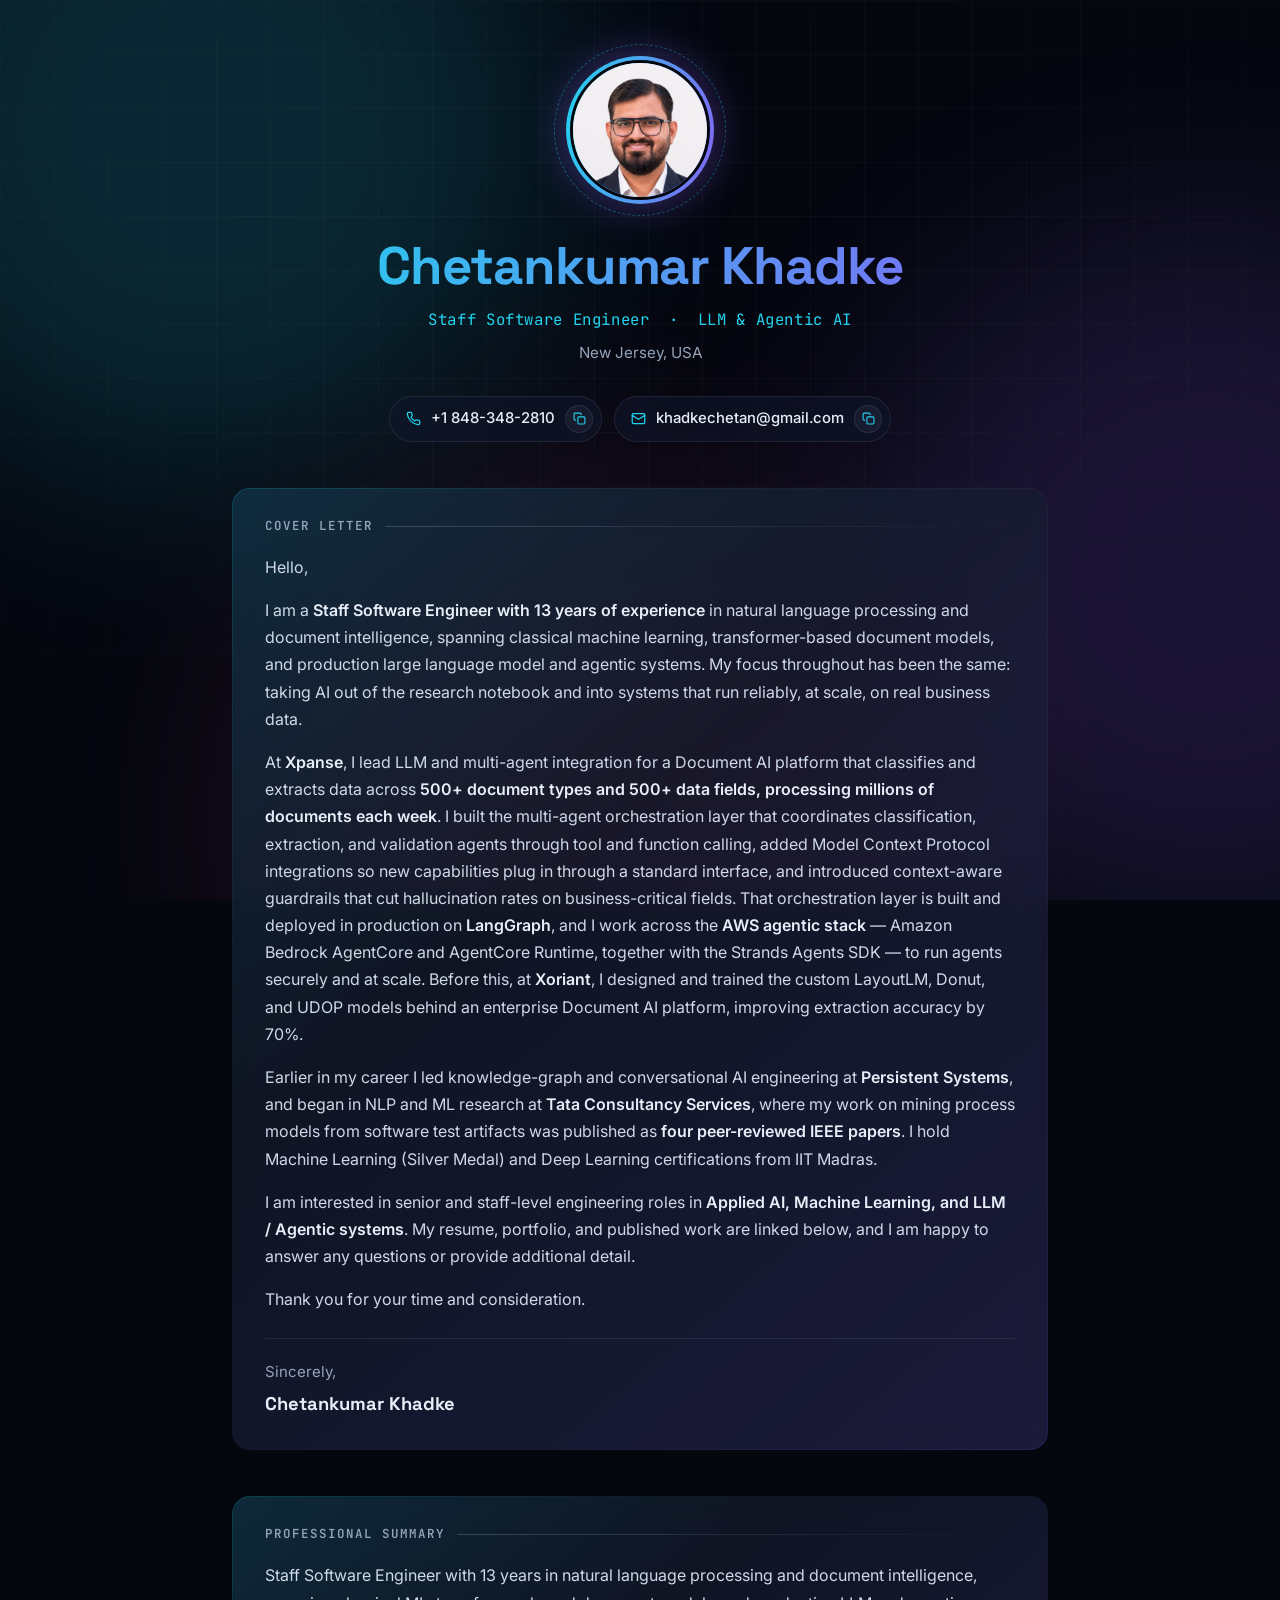
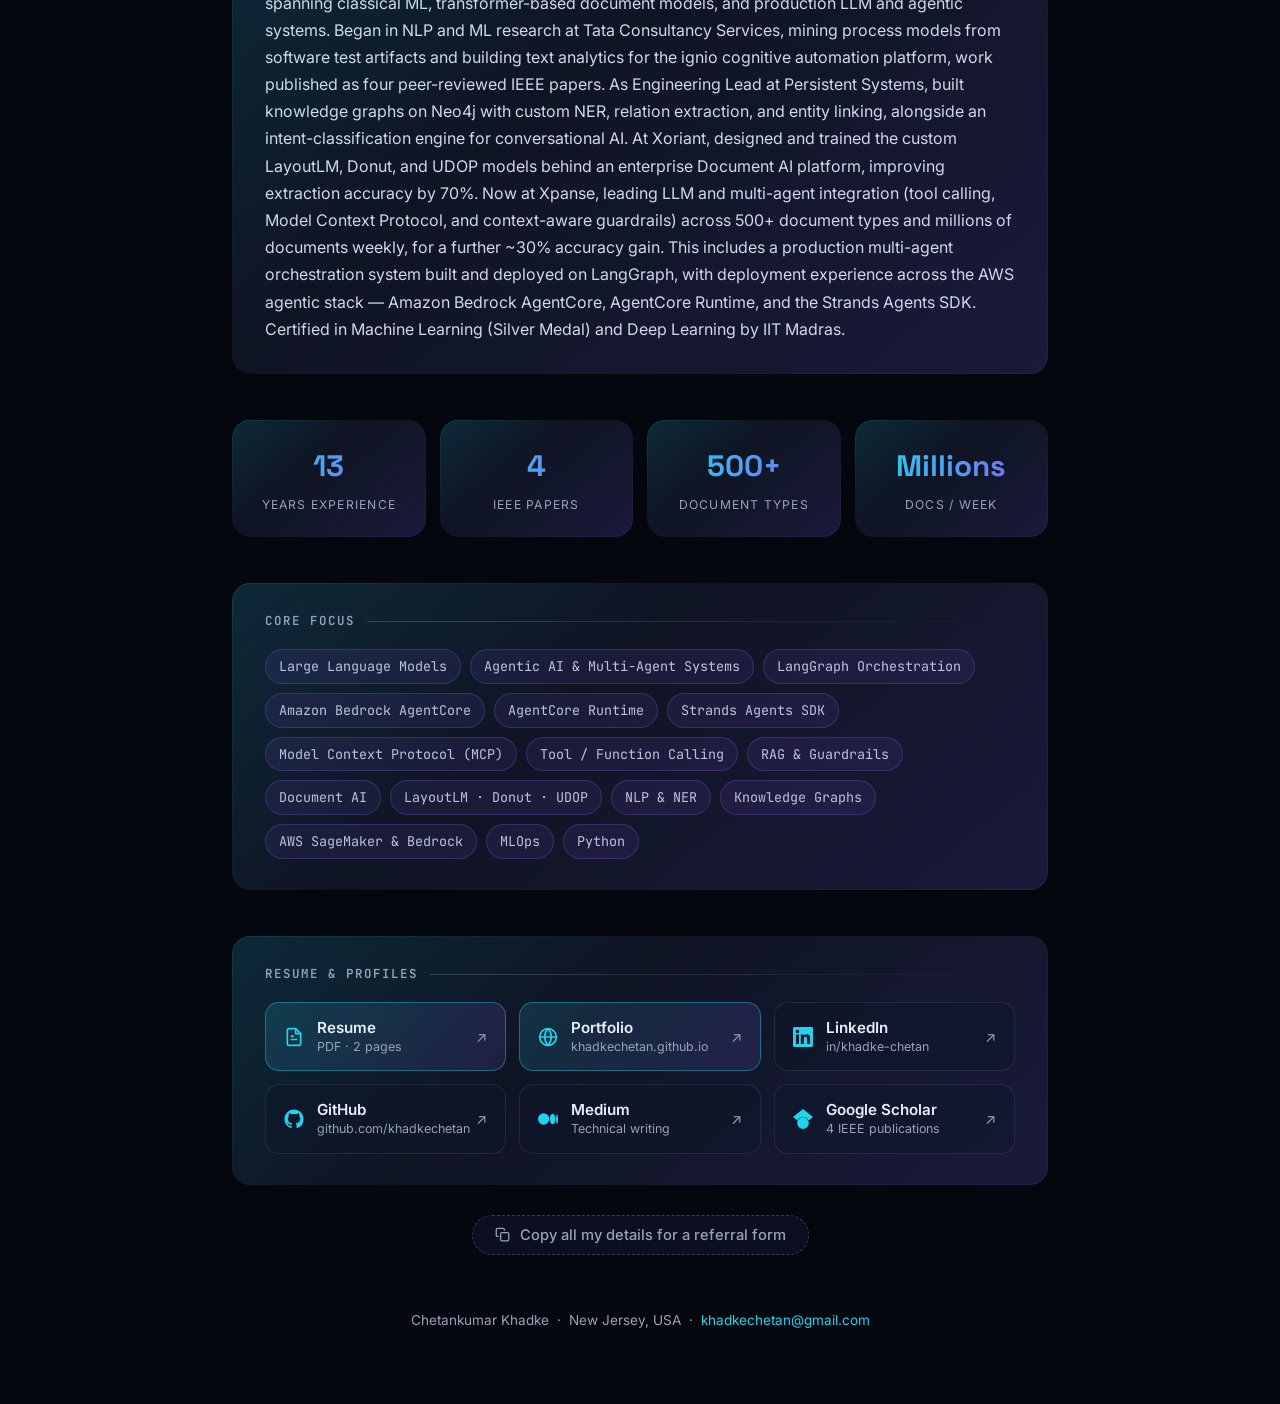
<file: docs/referral/index.html>
<!DOCTYPE html>
<html lang="en">
<head>
  <meta charset="UTF-8" />
  <meta name="viewport" content="width=device-width, initial-scale=1.0" />
  <title>Chetankumar Khadke — Profile &amp; Cover Letter</title>
  <meta name="description" content="Chetankumar Khadke — Staff Software Engineer with 13 years in NLP, Document AI, Large Language Models and Agentic AI. Cover letter, resume and contact details." />
  <meta name="robots" content="noindex, follow" />
  <meta name="theme-color" content="#05070f" />

  <meta property="og:type" content="profile" />
  <meta property="og:title" content="Chetankumar Khadke — Staff Software Engineer, LLM &amp; Agentic AI" />
  <meta property="og:description" content="13 years in NLP, Document AI and production LLM / multi-agent systems. Cover letter, resume and contact details on one page." />
  <meta property="og:url" content="https://khadkechetan.github.io/khadkechetan/referral/" />
  <meta property="og:image" content="https://khadkechetan.github.io/khadkechetan/assets/chetan_khadke.png" />
  <meta name="twitter:card" content="summary_large_image" />
  <meta name="twitter:title" content="Chetankumar Khadke — Staff Software Engineer, LLM &amp; Agentic AI" />
  <meta name="twitter:description" content="13 years in NLP, Document AI and production LLM / multi-agent systems." />
  <meta name="twitter:image" content="https://khadkechetan.github.io/khadkechetan/assets/chetan_khadke.png" />

  <link rel="icon" href="../assets/favicon.svg" type="image/svg+xml" />
  <link rel="preconnect" href="https://fonts.googleapis.com" />
  <link rel="preconnect" href="https://fonts.gstatic.com" crossorigin />
  <link href="https://fonts.googleapis.com/css2?family=Space+Grotesk:wght@400;500;600;700&family=Inter:wght@400;500;600&family=JetBrains+Mono:wght@400;600&display=swap" rel="stylesheet" />

  <style>
    :root {
      --bg: #05070f;
      --surface: rgba(15, 23, 42, 0.55);
      --border: rgba(148, 163, 184, 0.14);
      --text: #e8eef8;
      --text-dim: #94a3b8;
      --cyan: #22d3ee;
      --violet: #8b5cf6;
      --pink: #ec4899;
      --gradient: linear-gradient(100deg, var(--cyan), var(--violet), var(--pink));
      --font-display: "Space Grotesk", "Segoe UI", system-ui, sans-serif;
      --font-body: "Inter", "Segoe UI", system-ui, sans-serif;
      --font-mono: "JetBrains Mono", "SF Mono", Menlo, monospace;
    }

    * { margin: 0; padding: 0; box-sizing: border-box; }

    body {
      background: var(--bg);
      color: var(--text);
      font-family: var(--font-body);
      line-height: 1.7;
      -webkit-font-smoothing: antialiased;
      overflow-x: hidden;
    }

    h1, h2, h3 { font-family: var(--font-display); line-height: 1.2; }
    a { color: var(--cyan); text-decoration: none; }
    a:focus-visible, button:focus-visible {
      outline: 2px solid var(--cyan);
      outline-offset: 3px;
      border-radius: 6px;
    }
    ::selection { background: rgba(139, 92, 246, 0.45); color: #fff; }

    /* ---------- Ambient background ---------- */
    .aurora { position: fixed; inset: 0; z-index: -2; overflow: hidden; pointer-events: none; }
    .aurora-blob {
      position: absolute; width: 55vmax; height: 55vmax;
      border-radius: 50%; filter: blur(110px); opacity: 0.16;
    }
    .blob-1 { top: -25%; left: -12%; background: var(--cyan); animation: drift1 26s ease-in-out infinite alternate; }
    .blob-2 { top: 25%; right: -22%; background: var(--violet); animation: drift2 32s ease-in-out infinite alternate; }
    .blob-3 { bottom: -30%; left: 18%; background: var(--pink); opacity: 0.1; animation: drift3 38s ease-in-out infinite alternate; }
    @keyframes drift1 { to { transform: translate(14vw, 10vh) scale(1.15); } }
    @keyframes drift2 { to { transform: translate(-12vw, 8vh) scale(1.1); } }
    @keyframes drift3 { to { transform: translate(10vw, -12vh) scale(1.2); } }

    .grid-overlay {
      position: fixed; inset: 0; z-index: -1; pointer-events: none;
      background-image:
        linear-gradient(rgba(148, 163, 184, 0.045) 1px, transparent 1px),
        linear-gradient(90deg, rgba(148, 163, 184, 0.045) 1px, transparent 1px);
      background-size: 54px 54px;
      -webkit-mask-image: radial-gradient(ellipse 90% 70% at 50% 25%, #000 30%, transparent 100%);
      mask-image: radial-gradient(ellipse 90% 70% at 50% 25%, #000 30%, transparent 100%);
    }

    /* ---------- Layout ---------- */
    .page { max-width: 860px; margin: 0 auto; padding: 56px 22px 72px; }

    .glass {
      background: linear-gradient(var(--surface), var(--surface)) padding-box,
                  linear-gradient(140deg, rgba(34, 211, 238, 0.28), rgba(148, 163, 184, 0.08) 40%, rgba(139, 92, 246, 0.28)) border-box;
      border: 1px solid transparent;
      border-radius: 18px;
      backdrop-filter: blur(14px);
      -webkit-backdrop-filter: blur(14px);
    }

    /* ---------- Header ---------- */
    .masthead { text-align: center; }

    .avatar {
      position: relative;
      width: 148px; height: 148px;
      margin: 0 auto 30px;
      border-radius: 50%;
      padding: 4px;
      background: var(--gradient);
      background-size: 220% 220%;
      box-shadow: 0 0 44px rgba(139, 92, 246, 0.42);
      animation: gradientShift 6s ease infinite;
    }
    .avatar::before {
      content: "";
      position: absolute; inset: -12px;
      border-radius: 50%;
      border: 1px dashed rgba(34, 211, 238, 0.35);
      animation: spinSlow 24s linear infinite;
    }
    .avatar img {
      display: block; width: 100%; height: 100%;
      border-radius: 50%; object-fit: cover; object-position: top;
      border: 3px solid var(--bg);
    }
    @keyframes gradientShift { 0%,100% { background-position: 0% 50%; } 50% { background-position: 100% 50%; } }
    @keyframes spinSlow { to { transform: rotate(360deg); } }

    .name {
      font-size: clamp(2.1rem, 6vw, 3.3rem);
      font-weight: 700;
      letter-spacing: -0.02em;
      background: var(--gradient);
      background-size: 220% 220%;
      -webkit-background-clip: text;
      background-clip: text;
      -webkit-text-fill-color: transparent;
      animation: gradientShift 7s ease infinite;
    }
    .role {
      font-family: var(--font-mono);
      font-size: clamp(0.82rem, 2.4vw, 0.98rem);
      color: var(--cyan);
      letter-spacing: 0.04em;
      margin-top: 10px;
    }
    .locale { color: var(--text-dim); font-size: 0.95rem; margin-top: 6px; }

    /* ---------- Contact ---------- */
    .contact {
      display: flex; flex-wrap: wrap; justify-content: center; gap: 12px;
      margin-top: 30px;
    }
    .contact-item {
      display: inline-flex; align-items: center; gap: 10px;
      background: rgba(15, 23, 42, 0.6);
      border: 1px solid var(--border);
      border-radius: 999px;
      padding: 8px 8px 8px 16px;
      font-size: 0.93rem;
      backdrop-filter: blur(10px);
      -webkit-backdrop-filter: blur(10px);
    }
    .contact-item a { color: var(--text); font-weight: 500; }
    .contact-item a:hover { color: var(--cyan); }
    .contact-item svg { width: 15px; height: 15px; flex: none; color: var(--cyan); }

    .copy-btn {
      display: inline-flex; align-items: center; justify-content: center;
      width: 28px; height: 28px;
      border: 1px solid var(--border);
      border-radius: 50%;
      background: rgba(148, 163, 184, 0.08);
      color: var(--text-dim);
      cursor: pointer;
      transition: background 0.2s, color 0.2s, border-color 0.2s;
    }
    .copy-btn:hover { background: rgba(34, 211, 238, 0.16); color: var(--cyan); border-color: rgba(34, 211, 238, 0.4); }
    .copy-btn svg { width: 13px; height: 13px; }
    .copy-btn.copied { background: rgba(52, 211, 153, 0.2); color: #34d399; border-color: rgba(52, 211, 153, 0.45); }

    /* ---------- Sections ---------- */
    section { margin-top: 46px; }
    .card { padding: 30px 32px; }

    .section-title {
      display: flex; align-items: center; gap: 12px;
      font-size: 0.78rem;
      font-family: var(--font-mono);
      font-weight: 600;
      letter-spacing: 0.16em;
      text-transform: uppercase;
      color: var(--text-dim);
      margin-bottom: 20px;
    }
    .section-title::after {
      content: ""; flex: 1; height: 1px;
      background: linear-gradient(90deg, rgba(148, 163, 184, 0.3), transparent);
    }

    .letter p { margin-bottom: 16px; color: #cfd9e8; }
    .letter p:last-child { margin-bottom: 0; }
    .letter strong { color: var(--text); font-weight: 600; }
    .signoff {
      margin-top: 24px; padding-top: 20px;
      border-top: 1px solid var(--border);
      color: var(--text-dim); font-size: 0.94rem;
    }
    .signoff b { display: block; font-family: var(--font-display); font-size: 1.15rem; color: var(--text); margin-top: 4px; }

    .summary { color: #cfd9e8; }

    /* ---------- Stats ---------- */
    .stats {
      display: grid;
      grid-template-columns: repeat(auto-fit, minmax(150px, 1fr));
      gap: 14px;
      margin-top: 46px;
    }
    .stat { padding: 20px 16px; text-align: center; }
    .stat-num {
      font-family: var(--font-display);
      font-size: 1.85rem; font-weight: 700;
      background: var(--gradient);
      background-size: 220% 220%;
      -webkit-background-clip: text; background-clip: text;
      -webkit-text-fill-color: transparent;
      animation: gradientShift 7s ease infinite;
    }
    .stat-label {
      font-size: 0.76rem; color: var(--text-dim);
      text-transform: uppercase; letter-spacing: 0.1em;
      margin-top: 4px;
    }

    /* ---------- Focus chips ---------- */
    .chips { display: flex; flex-wrap: wrap; gap: 9px; }
    .chip {
      font-size: 0.84rem;
      font-family: var(--font-mono);
      color: #b9c6da;
      background: rgba(139, 92, 246, 0.1);
      border: 1px solid rgba(139, 92, 246, 0.26);
      border-radius: 999px;
      padding: 5px 13px;
    }

    /* ---------- Links ---------- */
    .links { display: grid; grid-template-columns: repeat(auto-fit, minmax(210px, 1fr)); gap: 13px; }
    .link {
      display: flex; align-items: center; gap: 13px;
      padding: 15px 18px;
      border-radius: 14px;
      border: 1px solid var(--border);
      background: rgba(15, 23, 42, 0.5);
      color: var(--text);
      transition: transform 0.22s ease, border-color 0.22s ease, background 0.22s ease;
    }
    .link:hover {
      transform: translateY(-3px);
      border-color: rgba(34, 211, 238, 0.45);
      background: rgba(34, 211, 238, 0.07);
    }
    .link svg.ico { width: 20px; height: 20px; flex: none; color: var(--cyan); }
    .link-text { display: flex; flex-direction: column; line-height: 1.35; min-width: 0; }
    .link-text b { font-size: 0.95rem; font-weight: 600; }
    .link-text span { font-size: 0.78rem; color: var(--text-dim); }
    .link .arrow { margin-left: auto; color: var(--text-dim); font-size: 0.9rem; }

    .link-primary {
      border-color: rgba(34, 211, 238, 0.4);
      background: linear-gradient(120deg, rgba(34, 211, 238, 0.14), rgba(139, 92, 246, 0.14));
    }

    /* ---------- Copy-all ---------- */
    .copy-all-wrap { text-align: center; margin-top: 30px; }
    .copy-all {
      display: inline-flex; align-items: center; gap: 10px;
      font-family: var(--font-body); font-size: 0.92rem; font-weight: 500;
      color: var(--text-dim);
      background: rgba(15, 23, 42, 0.6);
      border: 1px dashed rgba(148, 163, 184, 0.3);
      border-radius: 999px;
      padding: 10px 22px;
      cursor: pointer;
      transition: color 0.2s, border-color 0.2s, background 0.2s;
    }
    .copy-all:hover { color: var(--cyan); border-color: rgba(34, 211, 238, 0.5); background: rgba(34, 211, 238, 0.08); }
    .copy-all.copied { color: #34d399; border-color: rgba(52, 211, 153, 0.5); border-style: solid; }
    .copy-all svg { width: 15px; height: 15px; }

    footer {
      margin-top: 54px; text-align: center;
      color: var(--text-dim); font-size: 0.85rem;
    }

    @media (max-width: 600px) {
      .page { padding: 40px 16px 56px; }
      .card { padding: 24px 20px; }
      .contact { gap: 9px; }
      .contact-item { font-size: 0.87rem; padding: 7px 7px 7px 13px; }
    }

    @media (prefers-reduced-motion: reduce) {
      *, *::before, *::after { animation: none !important; transition: none !important; }
    }

    /* ---------- Print: clean one-page cover letter ---------- */
    @media print {
      .aurora, .grid-overlay, .copy-btn, .copy-all-wrap, .no-print { display: none !important; }
      body { background: #fff; color: #1a1a1a; font-size: 10.5pt; line-height: 1.5; }
      .page { max-width: 100%; padding: 0; }
      .glass, .card, .link, .stat {
        background: none !important;
        border: none !important;
        backdrop-filter: none !important;
        border-radius: 0;
        padding: 0;
      }
      section { margin-top: 16pt; page-break-inside: avoid; }
      .card { padding: 0; }
      .avatar { width: 92px; height: 92px; margin-bottom: 14px; box-shadow: none; background: #1f3864; }
      .avatar::before { display: none; }
      .avatar img { border-color: #fff; }
      .name, .stat-num {
        -webkit-text-fill-color: #1f3864 !important;
        color: #1f3864 !important;
        background: none !important;
      }
      .role { color: #444; }
      .letter p, .summary { color: #1a1a1a; }
      .section-title { color: #1f3864; margin-bottom: 8pt; }
      .section-title::after { background: #ccc; }
      .contact-item { border: none; background: none; padding: 0 8px; }
      .contact-item a, .link, .link-text b { color: #1a1a1a; }
      .link-text span, .chip { color: #444; }
      .chip { border: none; background: none; padding: 0; }
      .chips { gap: 0; }
      .chip:not(:last-child)::after { content: " · "; }
      .links { display: block; }
      .link { display: inline; }
      .link svg.ico, .link .arrow { display: none; }
      .link-text { display: inline; }
      .link-text b::after { content: " — "; }
      .stats { display: none; }
      footer { display: none; }
      a[href^="http"]::after { content: ""; }
    }
  </style>
</head>
<body>

  <div class="aurora" aria-hidden="true">
    <span class="aurora-blob blob-1"></span>
    <span class="aurora-blob blob-2"></span>
    <span class="aurora-blob blob-3"></span>
  </div>
  <div class="grid-overlay" aria-hidden="true"></div>

  <main class="page">

    <!-- ============ MASTHEAD ============ -->
    <header class="masthead">
      <div class="avatar">
        <img src="../assets/chetan_khadke.png" alt="Portrait of Chetankumar Khadke" width="296" height="296" />
      </div>
      <h1 class="name">Chetankumar Khadke</h1>
      <p class="role">Staff Software Engineer &nbsp;·&nbsp; LLM &amp; Agentic AI</p>
      <p class="locale">New Jersey, USA</p>

      <div class="contact">
        <span class="contact-item">
          <svg viewBox="0 0 24 24" fill="none" stroke="currentColor" stroke-width="2" stroke-linecap="round" stroke-linejoin="round" aria-hidden="true"><path d="M22 16.92v3a2 2 0 0 1-2.18 2 19.79 19.79 0 0 1-8.63-3.07 19.5 19.5 0 0 1-6-6 19.79 19.79 0 0 1-3.07-8.67A2 2 0 0 1 4.11 2h3a2 2 0 0 1 2 1.72c.13.96.36 1.9.7 2.81a2 2 0 0 1-.45 2.11L8.09 9.91a16 16 0 0 0 6 6l1.27-1.27a2 2 0 0 1 2.11-.45c.9.34 1.85.57 2.81.7A2 2 0 0 1 22 16.92z"/></svg>
          <a href="tel:+18483482810">+1 848-348-2810</a>
          <button class="copy-btn" data-copy="+1 848-348-2810" aria-label="Copy phone number">
            <svg viewBox="0 0 24 24" fill="none" stroke="currentColor" stroke-width="2" stroke-linecap="round" stroke-linejoin="round" aria-hidden="true"><rect x="9" y="9" width="13" height="13" rx="2"/><path d="M5 15H4a2 2 0 0 1-2-2V4a2 2 0 0 1 2-2h9a2 2 0 0 1 2 2v1"/></svg>
          </button>
        </span>

        <span class="contact-item">
          <svg viewBox="0 0 24 24" fill="none" stroke="currentColor" stroke-width="2" stroke-linecap="round" stroke-linejoin="round" aria-hidden="true"><rect x="2" y="4" width="20" height="16" rx="2"/><path d="m22 7-8.97 5.7a1.94 1.94 0 0 1-2.06 0L2 7"/></svg>
          <a href="mailto:khadkechetan@gmail.com">khadkechetan@gmail.com</a>
          <button class="copy-btn" data-copy="khadkechetan@gmail.com" aria-label="Copy email address">
            <svg viewBox="0 0 24 24" fill="none" stroke="currentColor" stroke-width="2" stroke-linecap="round" stroke-linejoin="round" aria-hidden="true"><rect x="9" y="9" width="13" height="13" rx="2"/><path d="M5 15H4a2 2 0 0 1-2-2V4a2 2 0 0 1 2-2h9a2 2 0 0 1 2 2v1"/></svg>
          </button>
        </span>
      </div>
    </header>

    <!-- ============ COVER LETTER ============ -->
    <section>
      <div class="glass card">
        <h2 class="section-title">Cover Letter</h2>
        <div class="letter">
          <p>Hello,</p>
          <p>I am a <strong>Staff Software Engineer with 13 years of experience</strong> in natural language processing and document intelligence, spanning classical machine learning, transformer-based document models, and production large language model and agentic systems. My focus throughout has been the same: taking AI out of the research notebook and into systems that run reliably, at scale, on real business data.</p>
          <p>At <strong>Xpanse</strong>, I lead LLM and multi-agent integration for a Document AI platform that classifies and extracts data across <strong>500+ document types and 500+ data fields, processing millions of documents each week</strong>. I built the multi-agent orchestration layer that coordinates classification, extraction, and validation agents through tool and function calling, added Model Context Protocol integrations so new capabilities plug in through a standard interface, and introduced context-aware guardrails that cut hallucination rates on business-critical fields. That orchestration layer is built and deployed in production on <strong>LangGraph</strong>, and I work across the <strong>AWS agentic stack</strong> — Amazon Bedrock AgentCore and AgentCore Runtime, together with the Strands Agents SDK — to run agents securely and at scale. Before this, at <strong>Xoriant</strong>, I designed and trained the custom LayoutLM, Donut, and UDOP models behind an enterprise Document AI platform, improving extraction accuracy by 70%.</p>
          <p>Earlier in my career I led knowledge-graph and conversational AI engineering at <strong>Persistent Systems</strong>, and began in NLP and ML research at <strong>Tata Consultancy Services</strong>, where my work on mining process models from software test artifacts was published as <strong>four peer-reviewed IEEE papers</strong>. I hold Machine Learning (Silver Medal) and Deep Learning certifications from IIT Madras.</p>
          <p>I am interested in senior and staff-level engineering roles in <strong>Applied AI, Machine Learning, and LLM / Agentic systems</strong>. My resume, portfolio, and published work are linked below, and I am happy to answer any questions or provide additional detail.</p>
          <p>Thank you for your time and consideration.</p>
          <div class="signoff">
            Sincerely,
            <b>Chetankumar Khadke</b>
          </div>
        </div>
      </div>
    </section>

    <!-- ============ SUMMARY ============ -->
    <section>
      <div class="glass card">
        <h2 class="section-title">Professional Summary</h2>
        <p class="summary">Staff Software Engineer with 13 years in natural language processing and document intelligence, spanning classical ML, transformer-based document models, and production LLM and agentic systems. Began in NLP and ML research at Tata Consultancy Services, mining process models from software test artifacts and building text analytics for the ignio cognitive automation platform, work published as four peer-reviewed IEEE papers. As Engineering Lead at Persistent Systems, built knowledge graphs on Neo4j with custom NER, relation extraction, and entity linking, alongside an intent-classification engine for conversational AI. At Xoriant, designed and trained the custom LayoutLM, Donut, and UDOP models behind an enterprise Document AI platform, improving extraction accuracy by 70%. Now at Xpanse, leading LLM and multi-agent integration (tool calling, Model Context Protocol, and context-aware guardrails) across 500+ document types and millions of documents weekly, for a further ~30% accuracy gain. This includes a production multi-agent orchestration system built and deployed on LangGraph, with deployment experience across the AWS agentic stack — Amazon Bedrock AgentCore, AgentCore Runtime, and the Strands Agents SDK. Certified in Machine Learning (Silver Medal) and Deep Learning by IIT Madras.</p>
      </div>
    </section>

    <!-- ============ STATS ============ -->
    <section class="no-print">
      <div class="stats">
        <div class="glass stat"><div class="stat-num">13</div><div class="stat-label">Years Experience</div></div>
        <div class="glass stat"><div class="stat-num">4</div><div class="stat-label">IEEE Papers</div></div>
        <div class="glass stat"><div class="stat-num">500+</div><div class="stat-label">Document Types</div></div>
        <div class="glass stat"><div class="stat-num">Millions</div><div class="stat-label">Docs / Week</div></div>
      </div>
    </section>

    <!-- ============ FOCUS ============ -->
    <section>
      <div class="glass card">
        <h2 class="section-title">Core Focus</h2>
        <div class="chips">
          <span class="chip">Large Language Models</span>
          <span class="chip">Agentic AI &amp; Multi-Agent Systems</span>
          <span class="chip">LangGraph Orchestration</span>
          <span class="chip">Amazon Bedrock AgentCore</span>
          <span class="chip">AgentCore Runtime</span>
          <span class="chip">Strands Agents SDK</span>
          <span class="chip">Model Context Protocol (MCP)</span>
          <span class="chip">Tool / Function Calling</span>
          <span class="chip">RAG &amp; Guardrails</span>
          <span class="chip">Document AI</span>
          <span class="chip">LayoutLM · Donut · UDOP</span>
          <span class="chip">NLP &amp; NER</span>
          <span class="chip">Knowledge Graphs</span>
          <span class="chip">AWS SageMaker &amp; Bedrock</span>
          <span class="chip">MLOps</span>
          <span class="chip">Python</span>
        </div>
      </div>
    </section>

    <!-- ============ LINKS ============ -->
    <section>
      <div class="glass card">
        <h2 class="section-title">Resume &amp; Profiles</h2>
        <div class="links">

          <a class="link link-primary" href="../assets/ChetanKhadke_Resume_2026.pdf" target="_blank" rel="noopener">
            <svg class="ico" viewBox="0 0 24 24" fill="none" stroke="currentColor" stroke-width="2" stroke-linecap="round" stroke-linejoin="round" aria-hidden="true"><path d="M14 2H6a2 2 0 0 0-2 2v16a2 2 0 0 0 2 2h12a2 2 0 0 0 2-2V8z"/><path d="M14 2v6h6"/><path d="M9 15h6"/><path d="M9 11h2"/></svg>
            <span class="link-text"><b>Resume</b><span>PDF · 2 pages</span></span>
            <span class="arrow" aria-hidden="true">↗</span>
          </a>

          <a class="link link-primary" href="../" target="_blank" rel="noopener">
            <svg class="ico" viewBox="0 0 24 24" fill="none" stroke="currentColor" stroke-width="2" stroke-linecap="round" stroke-linejoin="round" aria-hidden="true"><circle cx="12" cy="12" r="10"/><path d="M2 12h20"/><path d="M12 2a15.3 15.3 0 0 1 4 10 15.3 15.3 0 0 1-4 10 15.3 15.3 0 0 1-4-10 15.3 15.3 0 0 1 4-10z"/></svg>
            <span class="link-text"><b>Portfolio</b><span>khadkechetan.github.io</span></span>
            <span class="arrow" aria-hidden="true">↗</span>
          </a>

          <a class="link" href="https://www.linkedin.com/in/khadke-chetan/" target="_blank" rel="noopener">
            <svg class="ico" viewBox="0 0 24 24" fill="currentColor" aria-hidden="true"><path d="M20.45 20.45h-3.55v-5.57c0-1.33-.03-3.04-1.85-3.04-1.85 0-2.14 1.45-2.14 2.94v5.67H9.36V9h3.41v1.56h.05c.47-.9 1.63-1.85 3.36-1.85 3.6 0 4.27 2.37 4.27 5.45v6.29zM5.34 7.43a2.06 2.06 0 1 1 0-4.12 2.06 2.06 0 0 1 0 4.12zM7.12 20.45H3.56V9h3.56v11.45zM22.22 0H1.77C.79 0 0 .77 0 1.72v20.55C0 23.23.79 24 1.77 24h20.45c.98 0 1.78-.77 1.78-1.73V1.72C24 .77 23.2 0 22.22 0z"/></svg>
            <span class="link-text"><b>LinkedIn</b><span>in/khadke-chetan</span></span>
            <span class="arrow" aria-hidden="true">↗</span>
          </a>

          <a class="link" href="https://github.com/khadkechetan" target="_blank" rel="noopener">
            <svg class="ico" viewBox="0 0 24 24" fill="currentColor" aria-hidden="true"><path d="M12 .5C5.65.5.5 5.65.5 12c0 5.08 3.29 9.39 7.86 10.91.58.11.79-.25.79-.55v-2.15c-3.2.7-3.87-1.37-3.87-1.37-.52-1.33-1.28-1.68-1.28-1.68-1.04-.71.08-.7.08-.7 1.15.08 1.76 1.19 1.76 1.19 1.03 1.76 2.7 1.25 3.36.96.1-.75.4-1.25.72-1.54-2.55-.29-5.23-1.28-5.23-5.68 0-1.26.45-2.28 1.19-3.09-.12-.29-.52-1.46.11-3.05 0 0 .97-.31 3.18 1.18a11.1 11.1 0 0 1 5.78 0c2.21-1.49 3.18-1.18 3.18-1.18.63 1.59.23 2.76.11 3.05.74.81 1.19 1.83 1.19 3.09 0 4.41-2.69 5.38-5.25 5.67.41.35.77 1.05.77 2.12v3.14c0 .3.21.66.8.55A11.51 11.51 0 0 0 23.5 12C23.5 5.65 18.35.5 12 .5z"/></svg>
            <span class="link-text"><b>GitHub</b><span>github.com/khadkechetan</span></span>
            <span class="arrow" aria-hidden="true">↗</span>
          </a>

          <a class="link" href="https://medium.com/@khadkechetan" target="_blank" rel="noopener">
            <svg class="ico" viewBox="0 0 24 24" fill="currentColor" aria-hidden="true"><path d="M13.54 12a6.8 6.8 0 0 1-6.77 6.82A6.8 6.8 0 0 1 0 12a6.8 6.8 0 0 1 6.77-6.82A6.8 6.8 0 0 1 13.54 12zm7.42 0c0 3.54-1.51 6.42-3.38 6.42-1.87 0-3.39-2.88-3.39-6.42s1.52-6.42 3.39-6.42 3.38 2.88 3.38 6.42M24 12c0 3.17-.53 5.75-1.19 5.75-.66 0-1.19-2.58-1.19-5.75s.53-5.75 1.19-5.75C23.47 6.25 24 8.83 24 12z"/></svg>
            <span class="link-text"><b>Medium</b><span>Technical writing</span></span>
            <span class="arrow" aria-hidden="true">↗</span>
          </a>

          <a class="link" href="https://scholar.google.com/citations?hl=en&amp;user=2dFX46AAAAAJ" target="_blank" rel="noopener">
            <svg class="ico" viewBox="0 0 24 24" fill="currentColor" aria-hidden="true"><path d="M5.242 13.769 0 9.5 12 0l12 9.5-5.242 4.269C17.548 11.249 14.978 9.5 12 9.5c-2.977 0-5.548 1.748-6.758 4.269zM12 10a7 7 0 1 0 0 14 7 7 0 0 0 0-14z"/></svg>
            <span class="link-text"><b>Google Scholar</b><span>4 IEEE publications</span></span>
            <span class="arrow" aria-hidden="true">↗</span>
          </a>

        </div>
      </div>
    </section>

    <div class="copy-all-wrap no-print">
      <button class="copy-all" id="copyAll">
        <svg viewBox="0 0 24 24" fill="none" stroke="currentColor" stroke-width="2" stroke-linecap="round" stroke-linejoin="round" aria-hidden="true"><rect x="9" y="9" width="13" height="13" rx="2"/><path d="M5 15H4a2 2 0 0 1-2-2V4a2 2 0 0 1 2-2h9a2 2 0 0 1 2 2v1"/></svg>
        <span>Copy all my details for a referral form</span>
      </button>
    </div>

    <footer>
      <p>Chetankumar Khadke &nbsp;·&nbsp; New Jersey, USA &nbsp;·&nbsp; <a href="mailto:khadkechetan@gmail.com">khadkechetan@gmail.com</a></p>
    </footer>

  </main>

  <script>
    (function () {
      var DETAILS = [
        "Name: Chetankumar Khadke",
        "Title: Staff Software Engineer - LLM & Agentic AI",
        "Location: New Jersey, USA",
        "Phone: +1 848-348-2810",
        "Email: khadkechetan@gmail.com",
        "LinkedIn: https://www.linkedin.com/in/khadke-chetan/",
        "Portfolio: https://khadkechetan.github.io/khadkechetan/",
        "Resume: https://khadkechetan.github.io/khadkechetan/assets/ChetanKhadke_Resume_2026.pdf",
        "GitHub: https://github.com/khadkechetan",
        "Medium: https://medium.com/@khadkechetan"
      ].join("\n");

      function copyText(text) {
        if (navigator.clipboard && window.isSecureContext) {
          return navigator.clipboard.writeText(text);
        }
        return new Promise(function (resolve, reject) {
          var ta = document.createElement("textarea");
          ta.value = text;
          ta.style.position = "fixed";
          ta.style.opacity = "0";
          document.body.appendChild(ta);
          ta.select();
          try { document.execCommand("copy"); resolve(); }
          catch (e) { reject(e); }
          finally { document.body.removeChild(ta); }
        });
      }

      function flash(el, okClass, done) {
        el.classList.add(okClass);
        setTimeout(function () { el.classList.remove(okClass); if (done) done(); }, 1600);
      }

      document.querySelectorAll(".copy-btn").forEach(function (btn) {
        btn.addEventListener("click", function () {
          copyText(btn.getAttribute("data-copy")).then(function () {
            flash(btn, "copied");
          });
        });
      });

      var all = document.getElementById("copyAll");
      var allLabel = all.querySelector("span");
      var original = allLabel.textContent;
      all.addEventListener("click", function () {
        copyText(DETAILS).then(function () {
          allLabel.textContent = "Copied to clipboard";
          flash(all, "copied", function () { allLabel.textContent = original; });
        });
      });
    })();
  </script>

</body>
</html>
</file>
<file: docs/css/style.css>
/* ============ Base & theme ============ */
:root {
  --bg: #05070f;
  --surface: rgba(15, 23, 42, 0.55);
  --surface-solid: #0d1424;
  --border: rgba(148, 163, 184, 0.14);
  --text: #e8eef8;
  --text-dim: #94a3b8;
  --cyan: #22d3ee;
  --violet: #8b5cf6;
  --pink: #ec4899;
  --gradient: linear-gradient(100deg, var(--cyan), var(--violet), var(--pink));
  --font-display: "Space Grotesk", "Segoe UI", system-ui, sans-serif;
  --font-body: "Inter", "Segoe UI", system-ui, sans-serif;
  --font-mono: "JetBrains Mono", "SF Mono", Menlo, monospace;
}

* { margin: 0; padding: 0; box-sizing: border-box; }

html { scroll-behavior: smooth; scroll-padding-top: 80px; }

body {
  background: var(--bg);
  color: var(--text);
  font-family: var(--font-body);
  line-height: 1.65;
  overflow-x: hidden;
}

h1, h2, h3, h4 { font-family: var(--font-display); line-height: 1.2; }

a { color: var(--cyan); text-decoration: none; }
a:focus-visible, button:focus-visible {
  outline: 2px solid var(--cyan);
  outline-offset: 3px;
  border-radius: 4px;
}

::selection { background: rgba(139, 92, 246, 0.45); color: #fff; }

::-webkit-scrollbar { width: 10px; }
::-webkit-scrollbar-track { background: var(--bg); }
::-webkit-scrollbar-thumb {
  background: linear-gradient(180deg, var(--cyan), var(--violet));
  border-radius: 5px;
}

.container { max-width: 1100px; margin: 0 auto; padding: 0 24px; }

/* ============ Ambient background ============ */
.aurora {
  position: fixed;
  inset: 0;
  z-index: -2;
  overflow: hidden;
  pointer-events: none;
}
.aurora-blob {
  position: absolute;
  width: 55vmax; height: 55vmax;
  border-radius: 50%;
  filter: blur(110px);
  opacity: 0.16;
}
.blob-1 { top: -20%; left: -10%; background: var(--cyan); animation: drift1 26s ease-in-out infinite alternate; }
.blob-2 { top: 30%; right: -20%; background: var(--violet); animation: drift2 32s ease-in-out infinite alternate; }
.blob-3 { bottom: -25%; left: 20%; background: var(--pink); opacity: 0.1; animation: drift3 38s ease-in-out infinite alternate; }

.grid-overlay {
  position: fixed;
  inset: 0;
  z-index: -1;
  pointer-events: none;
  background-image:
    linear-gradient(rgba(148, 163, 184, 0.045) 1px, transparent 1px),
    linear-gradient(90deg, rgba(148, 163, 184, 0.045) 1px, transparent 1px);
  background-size: 54px 54px;
  -webkit-mask-image: radial-gradient(ellipse 90% 70% at 50% 30%, #000 30%, transparent 100%);
  mask-image: radial-gradient(ellipse 90% 70% at 50% 30%, #000 30%, transparent 100%);
}

.scroll-progress {
  position: fixed;
  top: 0; left: 0;
  height: 2px;
  width: 0;
  background: var(--gradient);
  z-index: 200;
  box-shadow: 0 0 10px rgba(34, 211, 238, 0.6);
}

/* ============ Glass card base ============ */
.glass-card {
  background: linear-gradient(var(--surface), var(--surface)) padding-box,
              linear-gradient(140deg, rgba(34, 211, 238, 0.28), rgba(148, 163, 184, 0.08) 40%, rgba(139, 92, 246, 0.28)) border-box;
  border: 1px solid transparent;
  border-radius: 18px;
  backdrop-filter: blur(14px);
  -webkit-backdrop-filter: blur(14px);
}

/* ============ Reveal-on-scroll ============ */
[data-reveal] {
  opacity: 0;
  transform: translateY(28px);
  transition: opacity 0.7s ease var(--delay, 0ms), transform 0.7s ease var(--delay, 0ms);
}
[data-reveal].visible { opacity: 1; transform: none; }

/* ============ Nav ============ */
.nav {
  position: fixed;
  top: 0; left: 0; right: 0;
  z-index: 100;
  background: rgba(5, 7, 15, 0.7);
  backdrop-filter: blur(16px);
  -webkit-backdrop-filter: blur(16px);
  border-bottom: 1px solid var(--border);
}
.nav-inner {
  max-width: 1100px;
  margin: 0 auto;
  padding: 14px 24px;
  display: flex;
  align-items: center;
  justify-content: space-between;
}
.nav-logo {
  font-family: var(--font-display);
  font-size: 1.5rem;
  font-weight: 700;
  color: var(--text);
}
.nav-logo .dot { color: var(--cyan); }
.nav-links { display: flex; gap: 24px; list-style: none; }
.nav-links a {
  color: var(--text-dim);
  font-size: 0.92rem;
  font-weight: 500;
  transition: color 0.25s;
}
.nav-links a:hover, .nav-links a.active { color: var(--cyan); }
.nav-toggle { display: none; background: none; border: 0; cursor: pointer; padding: 8px; }
.nav-toggle span {
  display: block;
  width: 24px; height: 2px;
  background: var(--text);
  margin: 5px 0;
  transition: transform 0.3s, opacity 0.3s;
}
.nav-toggle.open span:nth-child(1) { transform: translateY(7px) rotate(45deg); }
.nav-toggle.open span:nth-child(2) { opacity: 0; }
.nav-toggle.open span:nth-child(3) { transform: translateY(-7px) rotate(-45deg); }

/* ============ Hero ============ */
.hero {
  position: relative;
  min-height: 100svh;
  display: flex;
  align-items: center;
  justify-content: center;
  text-align: center;
  padding: 110px 24px 60px;
}
#particleCanvas {
  position: absolute;
  inset: 0;
  width: 100%;
  height: 100%;
}
.hero-content { position: relative; z-index: 1; max-width: 860px; }

.hero-avatar {
  position: relative;
  width: 152px; height: 152px;
  margin: 0 auto 28px;
  border-radius: 50%;
  padding: 4px;
  background: var(--gradient);
  background-size: 220% 220%;
  box-shadow: 0 0 44px rgba(139, 92, 246, 0.45);
  animation: gradientShift 6s ease infinite, fadeDown 0.8s ease both, avatarFloat 5s 1s ease-in-out infinite;
}
.hero-avatar::before {
  content: "";
  position: absolute;
  inset: -12px;
  border-radius: 50%;
  border: 1px dashed rgba(34, 211, 238, 0.35);
  animation: spinSlow 24s linear infinite;
}
.hero-avatar img {
  display: block;
  width: 100%; height: 100%;
  border-radius: 50%;
  object-fit: cover;
  object-position: top;
  border: 3px solid var(--bg);
}

.hero-badge {
  display: inline-flex;
  align-items: center;
  gap: 9px;
  font-family: var(--font-mono);
  font-size: 0.8rem;
  letter-spacing: 0.06em;
  color: var(--text-dim);
  background: rgba(15, 23, 42, 0.6);
  border: 1px solid var(--border);
  border-radius: 999px;
  padding: 7px 16px;
  backdrop-filter: blur(10px);
  -webkit-backdrop-filter: blur(10px);
  animation: fadeDown 0.8s ease both;
}
.pulse-dot {
  width: 8px; height: 8px;
  border-radius: 50%;
  background: #34d399;
  box-shadow: 0 0 0 0 rgba(52, 211, 153, 0.6);
  animation: pulseDot 2s ease-out infinite;
}

.hero-name {
  font-size: clamp(2.8rem, 8.5vw, 5.4rem);
  font-weight: 700;
  letter-spacing: -0.02em;
  margin: 22px 0 14px;
  background: var(--gradient);
  background-size: 220% 220%;
  -webkit-background-clip: text;
  background-clip: text;
  color: transparent;
  filter: drop-shadow(0 0 26px rgba(139, 92, 246, 0.35));
  animation: gradientShift 7s ease infinite, fadeDown 0.8s 0.1s ease both;
}
.hero-typing {
  font-family: var(--font-mono);
  font-size: clamp(1.05rem, 2.8vw, 1.45rem);
  color: var(--text);
  min-height: 2.2em;
  animation: fadeDown 0.8s 0.2s ease both;
}
.typing-prefix { color: var(--cyan); }
.caret {
  display: inline-block;
  width: 9px; height: 1.15em;
  background: var(--cyan);
  margin-left: 4px;
  vertical-align: text-bottom;
  animation: blink 0.9s steps(1) infinite;
}
.hero-tagline {
  color: var(--text-dim);
  max-width: 640px;
  font-size: 1.05rem;
  margin: 18px auto 22px;
  animation: fadeDown 0.8s 0.3s ease both;
}
.hero-tagline .accent {
  background: var(--gradient);
  -webkit-background-clip: text;
  background-clip: text;
  color: transparent;
  font-weight: 600;
}
.hero-meta {
  display: flex;
  gap: 12px;
  justify-content: center;
  flex-wrap: wrap;
  animation: fadeDown 0.8s 0.4s ease both;
}
.meta-chip {
  font-size: 0.85rem;
  color: var(--text-dim);
  background: rgba(15, 23, 42, 0.6);
  border: 1px solid var(--border);
  border-radius: 999px;
  padding: 6px 15px;
  backdrop-filter: blur(10px);
  -webkit-backdrop-filter: blur(10px);
}
.hero-cta {
  display: flex;
  gap: 16px;
  justify-content: center;
  flex-wrap: wrap;
  margin-top: 32px;
  animation: fadeDown 0.8s 0.5s ease both;
}
.hero-social {
  display: flex;
  gap: 14px;
  justify-content: center;
  margin-top: 34px;
  animation: fadeDown 0.8s 0.6s ease both;
}
.hero-social a {
  display: grid;
  place-items: center;
  width: 48px; height: 48px;
  border-radius: 50%;
  color: var(--text-dim);
  background: rgba(15, 23, 42, 0.6);
  border: 1px solid var(--border);
  backdrop-filter: blur(10px);
  -webkit-backdrop-filter: blur(10px);
  transition: color 0.25s, transform 0.25s, border-color 0.25s, box-shadow 0.25s;
}
.hero-social a:hover {
  color: var(--cyan);
  border-color: var(--cyan);
  transform: translateY(-4px);
  box-shadow: 0 8px 24px rgba(34, 211, 238, 0.25);
}
.hero-social svg { width: 22px; height: 22px; }

.scroll-hint {
  position: absolute;
  bottom: 26px; left: 50%;
  transform: translateX(-50%);
  width: 26px; height: 42px;
  border: 2px solid var(--text-dim);
  border-radius: 14px;
  z-index: 1;
}
.scroll-hint span {
  position: absolute;
  top: 8px; left: 50%;
  width: 4px; height: 8px;
  margin-left: -2px;
  background: var(--cyan);
  border-radius: 2px;
  animation: scrollWheel 1.8s ease infinite;
}

/* ============ Buttons ============ */
.btn {
  display: inline-block;
  padding: 13px 30px;
  border-radius: 12px;
  font-family: var(--font-display);
  font-weight: 600;
  font-size: 0.98rem;
  cursor: pointer;
  transition: transform 0.25s, box-shadow 0.25s, background 0.25s, color 0.25s;
}
.btn-primary {
  background: var(--gradient);
  background-size: 200% 200%;
  color: #06090f;
  border: 0;
  animation: gradientShift 6s ease infinite;
}
.btn-primary:hover {
  transform: translateY(-2px);
  box-shadow: 0 8px 32px rgba(34, 211, 238, 0.4);
}
.btn-outline {
  background: linear-gradient(rgba(15, 23, 42, 0.7), rgba(15, 23, 42, 0.7)) padding-box,
              var(--gradient) border-box;
  border: 1px solid transparent;
  color: var(--text);
  backdrop-filter: blur(10px);
  -webkit-backdrop-filter: blur(10px);
}
.btn-outline:hover {
  transform: translateY(-2px);
  box-shadow: 0 8px 28px rgba(139, 92, 246, 0.3);
}
.btn-glow { animation: gradientShift 6s ease infinite, glowPulse 2.4s ease-in-out infinite; }

/* ============ Sections ============ */
.section { padding: 100px 0; }
.section-last { padding-bottom: 140px; }
.section-title {
  font-size: clamp(1.6rem, 4vw, 2.2rem);
  margin-bottom: 46px;
  display: flex;
  align-items: baseline;
  gap: 16px;
}
.section-num {
  font-family: var(--font-mono);
  font-size: 0.95rem;
  font-weight: 600;
  background: var(--gradient);
  -webkit-background-clip: text;
  background-clip: text;
  color: transparent;
}
.section-title::after {
  content: "";
  flex: 1;
  height: 1px;
  background: linear-gradient(90deg, rgba(139, 92, 246, 0.4), transparent);
}
.subsection-title { font-size: 1.15rem; margin: 18px 0 18px; }

/* ============ About & stats ============ */
.about-grid {
  display: grid;
  grid-template-columns: 1.2fr 1fr;
  gap: 28px;
  align-items: start;
}
.about-text { padding: 30px 32px; }
.about-text p { margin-bottom: 16px; color: var(--text-dim); }
.about-text p:last-child { margin-bottom: 0; }
.about-text strong { color: var(--text); }
.stats-grid {
  display: grid;
  grid-template-columns: 1fr 1fr;
  gap: 16px;
}
.stat-card {
  padding: 24px 18px;
  text-align: center;
  transition: opacity 0.7s ease var(--delay, 0ms), transform 0.7s ease var(--delay, 0ms), box-shadow 0.3s;
}
.stat-card:hover { box-shadow: 0 0 28px rgba(34, 211, 238, 0.15); }
.stat-value {
  display: block;
  font-family: var(--font-display);
  font-size: 2.1rem;
  font-weight: 700;
  background: var(--gradient);
  -webkit-background-clip: text;
  background-clip: text;
  color: transparent;
}
.stat-label { font-size: 0.84rem; color: var(--text-dim); }

/* ============ Skills ============ */
.skills-grid {
  display: grid;
  grid-template-columns: repeat(auto-fill, minmax(320px, 1fr));
  gap: 20px;
}
.skill-card {
  padding: 26px;
  transition: opacity 0.7s ease var(--delay, 0ms), transform 0.7s ease var(--delay, 0ms), box-shadow 0.3s;
}
.skill-card:hover {
  box-shadow: 0 12px 40px rgba(139, 92, 246, 0.2);
  transform: translateY(-4px);
}
.skill-head {
  display: flex;
  align-items: center;
  gap: 14px;
  margin-bottom: 18px;
}
.skill-head h3 { font-size: 1.08rem; }

.icon-tile {
  display: grid;
  place-items: center;
  width: 44px; height: 44px;
  border-radius: 12px;
  flex-shrink: 0;
}
.icon-tile svg { width: 24px; height: 24px; }
.tile-cyan {
  color: var(--cyan);
  background: rgba(34, 211, 238, 0.1);
  border: 1px solid rgba(34, 211, 238, 0.3);
  box-shadow: 0 0 18px rgba(34, 211, 238, 0.15);
}
.tile-violet {
  color: #a78bfa;
  background: rgba(139, 92, 246, 0.12);
  border: 1px solid rgba(139, 92, 246, 0.35);
  box-shadow: 0 0 18px rgba(139, 92, 246, 0.18);
}
.tile-pink {
  color: #f472b6;
  background: rgba(236, 72, 153, 0.1);
  border: 1px solid rgba(236, 72, 153, 0.3);
  box-shadow: 0 0 18px rgba(236, 72, 153, 0.15);
}

.chips { display: flex; flex-wrap: wrap; gap: 8px; }
.chips span {
  font-size: 0.8rem;
  color: var(--text-dim);
  background: rgba(20, 29, 51, 0.7);
  border: 1px solid var(--border);
  border-radius: 999px;
  padding: 4px 12px;
  transition: color 0.25s, border-color 0.25s, background 0.25s;
}
.chips span:hover {
  color: var(--cyan);
  border-color: var(--cyan);
  background: rgba(34, 211, 238, 0.08);
}

/* ============ Experience timeline ============ */
.timeline { position: relative; padding-left: 36px; }
.timeline::before {
  content: "";
  position: absolute;
  left: 8px; top: 6px; bottom: 6px;
  width: 2px;
  background: linear-gradient(180deg, var(--cyan), var(--violet), var(--pink));
  box-shadow: 0 0 14px rgba(34, 211, 238, 0.45);
}
.timeline-item { position: relative; margin-bottom: 44px; }
.timeline-item:last-child { margin-bottom: 0; }
.timeline-dot {
  position: absolute;
  left: -36px; top: 8px;
  width: 18px; height: 18px;
  border-radius: 50%;
  background: var(--bg);
  border: 3px solid var(--cyan);
  animation: dotPulse 2.4s ease-out infinite;
}
.timeline-card { padding: 28px 30px; transition: box-shadow 0.3s; }
.timeline-card:hover { box-shadow: 0 12px 44px rgba(34, 211, 238, 0.12); }
.timeline-meta {
  display: flex;
  flex-wrap: wrap;
  align-items: center;
  gap: 10px 16px;
  margin-bottom: 12px;
}
.badge {
  font-family: var(--font-mono);
  font-size: 0.75rem;
  font-weight: 600;
  padding: 4px 12px;
  border-radius: 999px;
  background: rgba(20, 29, 51, 0.8);
  border: 1px solid var(--border);
  color: var(--text-dim);
}
.badge-present {
  background: var(--gradient);
  background-size: 200% 200%;
  color: #06090f;
  border: 0;
  animation: gradientShift 5s ease infinite;
}
.timeline-role { font-weight: 600; color: var(--text); }
.timeline-company { color: var(--cyan); font-size: 0.92rem; }
.timeline-card h3 { font-size: 1.15rem; margin-bottom: 10px; }
.timeline-card > p { color: var(--text-dim); font-size: 0.94rem; margin-bottom: 14px; }
.timeline-card ul { list-style: none; }
.timeline-card li {
  position: relative;
  padding-left: 22px;
  margin-bottom: 8px;
  color: var(--text-dim);
  font-size: 0.94rem;
}
.timeline-card li::before {
  content: "▹";
  position: absolute;
  left: 0;
  color: var(--cyan);
}

/* ============ Personal projects ============ */
.projects-grid {
  display: grid;
  grid-template-columns: repeat(auto-fill, minmax(300px, 1fr));
  gap: 22px;
}
.project-card {
  position: relative;
  display: flex;
  flex-direction: column;
  gap: 14px;
  padding: 30px 26px;
  color: var(--text);
  overflow: hidden;
  transform-style: preserve-3d;
  will-change: transform;
  transition: opacity 0.7s ease var(--delay, 0ms), transform 0.7s ease var(--delay, 0ms), box-shadow 0.3s;
}
.project-card.visible { transition: box-shadow 0.3s, transform 0.15s ease-out; }
.project-card:hover { box-shadow: 0 16px 50px rgba(34, 211, 238, 0.18); }
.project-num {
  position: absolute;
  top: 16px; right: 20px;
  font-family: var(--font-mono);
  font-size: 2.2rem;
  font-weight: 600;
  color: rgba(148, 163, 184, 0.12);
}
.project-tile { width: 52px; height: 52px; border-radius: 14px; }
.project-tile svg { width: 28px; height: 28px; }
.project-card h3 { font-size: 1.12rem; }
.project-card > p { color: var(--text-dim); font-size: 0.92rem; }
.project-link {
  font-family: var(--font-display);
  font-size: 0.9rem;
  font-weight: 600;
  color: var(--cyan);
  margin-top: auto;
}
.project-card:hover .project-link { text-shadow: 0 0 14px rgba(34, 211, 238, 0.6); }

/* ============ Articles & publications timeline ============ */
.pub-legend {
  display: flex;
  gap: 24px;
  margin-bottom: 34px;
}
.legend-item {
  display: inline-flex;
  align-items: center;
  gap: 8px;
  font-size: 0.85rem;
  color: var(--text-dim);
}
.legend-dot {
  width: 10px; height: 10px;
  border-radius: 50%;
}
.dot-article { background: var(--cyan); box-shadow: 0 0 8px rgba(34, 211, 238, 0.7); }
.dot-paper { background: var(--pink); box-shadow: 0 0 8px rgba(236, 72, 153, 0.7); }

.pub-timeline {
  position: relative;
  padding-left: 44px;
}
.pub-timeline::before {
  content: "";
  position: absolute;
  left: 12px; top: 4px; bottom: 4px;
  width: 2px;
  background: linear-gradient(180deg, var(--cyan), var(--violet), var(--pink));
  box-shadow: 0 0 14px rgba(139, 92, 246, 0.4);
}
.pub-year {
  position: relative;
  margin: 34px 0 18px;
}
.pub-year:first-child { margin-top: 0; }
.pub-year span {
  position: relative;
  left: -44px;
  display: inline-block;
  font-family: var(--font-mono);
  font-size: 0.92rem;
  font-weight: 600;
  color: #06090f;
  background: var(--gradient);
  background-size: 200% 200%;
  padding: 5px 18px;
  border-radius: 999px;
  animation: gradientShift 6s ease infinite;
  box-shadow: 0 0 20px rgba(139, 92, 246, 0.35);
}
.pub-row { position: relative; margin-bottom: 16px; }
.pub-node {
  position: absolute;
  left: -37px; top: 22px;
  width: 12px; height: 12px;
  border-radius: 50%;
  background: var(--bg);
}
.node-article { border: 2.5px solid var(--cyan); box-shadow: 0 0 10px rgba(34, 211, 238, 0.5); }
.node-paper { border: 2.5px solid var(--pink); box-shadow: 0 0 10px rgba(236, 72, 153, 0.5); }

.pub-card {
  display: block;
  padding: 18px 22px;
  color: var(--text);
  transition: box-shadow 0.3s, transform 0.3s;
}
.pub-card:hover {
  transform: translateX(6px);
  box-shadow: 0 10px 34px rgba(34, 211, 238, 0.14);
}
.pub-card.pub-paper:hover { box-shadow: 0 10px 34px rgba(236, 72, 153, 0.16); }
.pub-tags {
  display: flex;
  align-items: center;
  gap: 12px;
  flex-wrap: wrap;
  margin-bottom: 8px;
}
.pub-badge {
  font-size: 0.7rem;
  font-weight: 600;
  letter-spacing: 0.07em;
  text-transform: uppercase;
  padding: 3px 11px;
  border-radius: 999px;
}
.platform-medium { background: rgba(232, 238, 248, 0.1); color: var(--text); }
.platform-av { background: rgba(34, 211, 238, 0.12); color: var(--cyan); }
.platform-cl { background: rgba(236, 72, 153, 0.12); color: var(--pink); }
.platform-psl { background: rgba(139, 92, 246, 0.14); color: #b79bff; }
.badge-paper {
  background: rgba(236, 72, 153, 0.14);
  color: var(--pink);
  border: 1px solid rgba(236, 72, 153, 0.35);
}
.pub-date {
  font-family: var(--font-mono);
  font-size: 0.78rem;
  color: var(--text-dim);
}
.pub-card h3 { font-size: 1rem; font-weight: 600; }
.pub-venue {
  margin-top: 6px;
  font-size: 0.84rem;
  color: var(--text-dim);
}

/* ============ Recognition ============ */
.recognition-grid {
  display: grid;
  grid-template-columns: repeat(auto-fit, minmax(280px, 1fr));
  gap: 22px;
}
.recognition-block {
  padding: 10px 26px 24px;
  transition: opacity 0.7s ease var(--delay, 0ms), transform 0.7s ease var(--delay, 0ms), box-shadow 0.3s;
}
.recognition-block:hover { box-shadow: 0 10px 36px rgba(139, 92, 246, 0.14); }
.recognition-list { list-style: none; }
.recognition-list li {
  display: flex;
  gap: 12px;
  align-items: flex-start;
  color: var(--text-dim);
  font-size: 0.92rem;
  margin-bottom: 14px;
}
.recognition-list li:last-child { margin-bottom: 0; }
.recognition-list strong { color: var(--text); }
.award-badge {
  position: relative;
  flex-shrink: 0;
  width: 38px; height: 38px;
  display: grid;
  place-items: center;
  background: rgba(20, 29, 51, 0.8);
  border: 1px solid var(--border);
  border-radius: 10px;
  overflow: hidden;
}
.award-badge::after {
  content: "";
  position: absolute;
  top: -60%; left: -110%;
  width: 60%; height: 220%;
  background: linear-gradient(105deg, transparent, rgba(255, 255, 255, 0.28), transparent);
  transform: rotate(15deg);
  animation: shine 3.6s ease-in-out infinite;
}

/* ============ Contact ============ */
.contact-container { text-align: center; max-width: 720px; }
.contact-container .section-title { justify-content: center; }
.contact-container .section-title::after { display: none; }
.contact-lead { color: var(--text-dim); font-size: 1.1rem; margin-bottom: 30px; }
.contact-actions {
  display: flex;
  gap: 16px;
  justify-content: center;
  flex-wrap: wrap;
  margin-bottom: 22px;
}
.contact-location { color: var(--text-dim); margin-bottom: 26px; }
.contact-links {
  display: flex;
  gap: 26px;
  justify-content: center;
  flex-wrap: wrap;
}
.contact-links a {
  color: var(--text-dim);
  font-family: var(--font-display);
  font-weight: 500;
  font-size: 0.95rem;
  transition: color 0.25s;
}
.contact-links a:hover { color: var(--cyan); }

/* ============ Keyframes ============ */
@keyframes gradientShift {
  0%, 100% { background-position: 0% 50%; }
  50% { background-position: 100% 50%; }
}
@keyframes blink { 50% { opacity: 0; } }
@keyframes fadeDown {
  from { opacity: 0; transform: translateY(-16px); }
  to { opacity: 1; transform: none; }
}
@keyframes scrollWheel {
  0% { opacity: 1; transform: translateY(0); }
  70% { opacity: 0; transform: translateY(14px); }
  100% { opacity: 0; }
}
@keyframes dotPulse {
  0% { box-shadow: 0 0 0 0 rgba(34, 211, 238, 0.5); }
  70% { box-shadow: 0 0 0 12px rgba(34, 211, 238, 0); }
  100% { box-shadow: 0 0 0 0 rgba(34, 211, 238, 0); }
}
@keyframes pulseDot {
  0% { box-shadow: 0 0 0 0 rgba(52, 211, 153, 0.6); }
  70% { box-shadow: 0 0 0 9px rgba(52, 211, 153, 0); }
  100% { box-shadow: 0 0 0 0 rgba(52, 211, 153, 0); }
}
@keyframes glowPulse {
  0%, 100% { box-shadow: 0 0 14px rgba(34, 211, 238, 0.3); }
  50% { box-shadow: 0 0 34px rgba(139, 92, 246, 0.55); }
}
@keyframes shine {
  0% { left: -110%; }
  55%, 100% { left: 160%; }
}
@keyframes drift1 {
  from { transform: translate(0, 0) scale(1); }
  to { transform: translate(10vw, 8vh) scale(1.15); }
}
@keyframes drift2 {
  from { transform: translate(0, 0) scale(1.1); }
  to { transform: translate(-8vw, -6vh) scale(0.95); }
}
@keyframes avatarFloat {
  0%, 100% { transform: translateY(0); }
  50% { transform: translateY(-8px); }
}
@keyframes spinSlow {
  to { transform: rotate(360deg); }
}
@keyframes drift3 {
  from { transform: translate(0, 0) scale(1); }
  to { transform: translate(6vw, -10vh) scale(1.2); }
}

/* ============ Responsive ============ */
@media (max-width: 860px) {
  .about-grid { grid-template-columns: 1fr; }
}
@media (max-width: 760px) {
  .nav-toggle { display: block; }
  .nav-links {
    position: absolute;
    top: 100%; left: 0; right: 0;
    flex-direction: column;
    gap: 0;
    background: rgba(5, 7, 15, 0.97);
    border-bottom: 1px solid var(--border);
    max-height: 0;
    overflow: hidden;
    transition: max-height 0.35s ease;
  }
  .nav-links.open { max-height: 460px; }
  .nav-links li { text-align: center; }
  .nav-links a { display: block; padding: 14px 0; }
  .section { padding: 72px 0; }
  .timeline { padding-left: 30px; }
  .timeline-dot { left: -30px; width: 14px; height: 14px; }
  .pub-timeline { padding-left: 34px; }
  .pub-node { left: -27px; }
  .pub-year span { left: -34px; }
  .aurora-blob { filter: blur(80px); }
}

/* ============ Reduced motion ============ */
@media (prefers-reduced-motion: reduce) {
  *, *::before, *::after {
    animation: none !important;
    transition: none !important;
  }
  html { scroll-behavior: auto; }
  [data-reveal] { opacity: 1; transform: none; }
  .caret { opacity: 1; }
}
</file>
